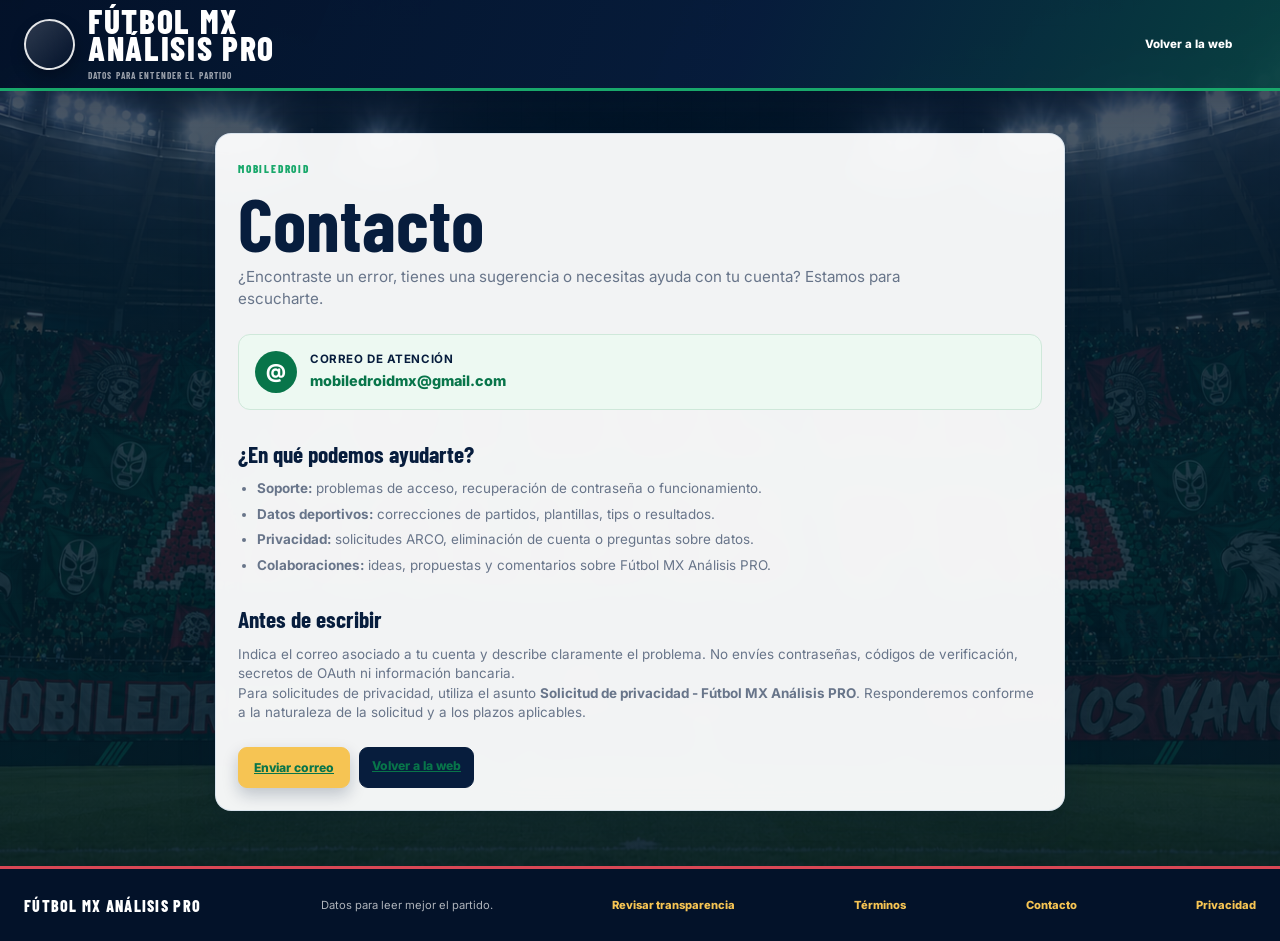
<file: contacto.html>
<!DOCTYPE html>
<html lang="es">
<head>
  <meta charset="UTF-8">
  <meta name="viewport" content="width=device-width, initial-scale=1.0">
  <meta name="description" content="Contacto de F&uacute;tbol MX An&aacute;lisis PRO y MOBILEDROID.">
  <title>Contacto | F&uacute;tbol MX An&aacute;lisis PRO</title>
  <link rel="stylesheet" href="css/style.css?v=12">
</head>
<body>
  <header class="app-header">
    <div class="topbar page-container">
      <a class="brand" href="index.html#inicio" aria-label="Volver al inicio">
        <span class="brand-ball" aria-hidden="true"></span>
        <span class="brand-copy">
          <strong>F&Uacute;TBOL MX</strong>
          <strong>AN&Aacute;LISIS PRO</strong>
          <small>DATOS PARA ENTENDER EL PARTIDO</small>
        </span>
      </a>
      <a class="back-link" href="index.html#inicio">Volver a la web</a>
    </div>
  </header>

  <main class="privacy-page page-container">
    <article class="surface-card privacy-card">
      <span class="eyebrow">MOBILEDROID</span>
      <h1>Contacto</h1>
      <p class="privacy-lead">¿Encontraste un error, tienes una sugerencia o necesitas ayuda con tu cuenta? Estamos para escucharte.</p>

      <div class="contact-callout">
        <span class="contact-icon" aria-hidden="true">@</span>
        <div>
          <strong>Correo de atención</strong>
          <a href="mailto:mobiledroidmx@gmail.com">mobiledroidmx@gmail.com</a>
        </div>
      </div>

      <h2>¿En qué podemos ayudarte?</h2>
      <ul>
        <li><strong>Soporte:</strong> problemas de acceso, recuperación de contraseña o funcionamiento.</li>
        <li><strong>Datos deportivos:</strong> correcciones de partidos, plantillas, tips o resultados.</li>
        <li><strong>Privacidad:</strong> solicitudes ARCO, eliminación de cuenta o preguntas sobre datos.</li>
        <li><strong>Colaboraciones:</strong> ideas, propuestas y comentarios sobre F&uacute;tbol MX An&aacute;lisis PRO.</li>
      </ul>

      <h2>Antes de escribir</h2>
      <p>Indica el correo asociado a tu cuenta y describe claramente el problema. No envíes contraseñas, códigos de verificación, secretos de OAuth ni información bancaria.</p>
      <p>Para solicitudes de privacidad, utiliza el asunto <strong>Solicitud de privacidad - F&uacute;tbol MX An&aacute;lisis PRO</strong>. Responderemos conforme a la naturaleza de la solicitud y a los plazos aplicables.</p>

      <div class="hero-actions contact-actions">
        <a class="primary-btn" href="mailto:mobiledroidmx@gmail.com">Enviar correo</a>
        <a class="secondary-btn" href="index.html#inicio">Volver a la web</a>
      </div>
    </article>
  </main>

  <footer class="app-footer">
    <div class="page-container footer-inner">
      <span>F&Uacute;TBOL MX AN&Aacute;LISIS PRO</span>
      <span>Datos para leer mejor el partido.</span>
      <a href="index.html#tips">Revisar transparencia</a>
      <a href="terminos.html">Términos</a>
      <a href="contacto.html">Contacto</a>
      <a href="privacidad.html">Privacidad</a>
    </div>
  </footer>
</body>
</html>
</file>
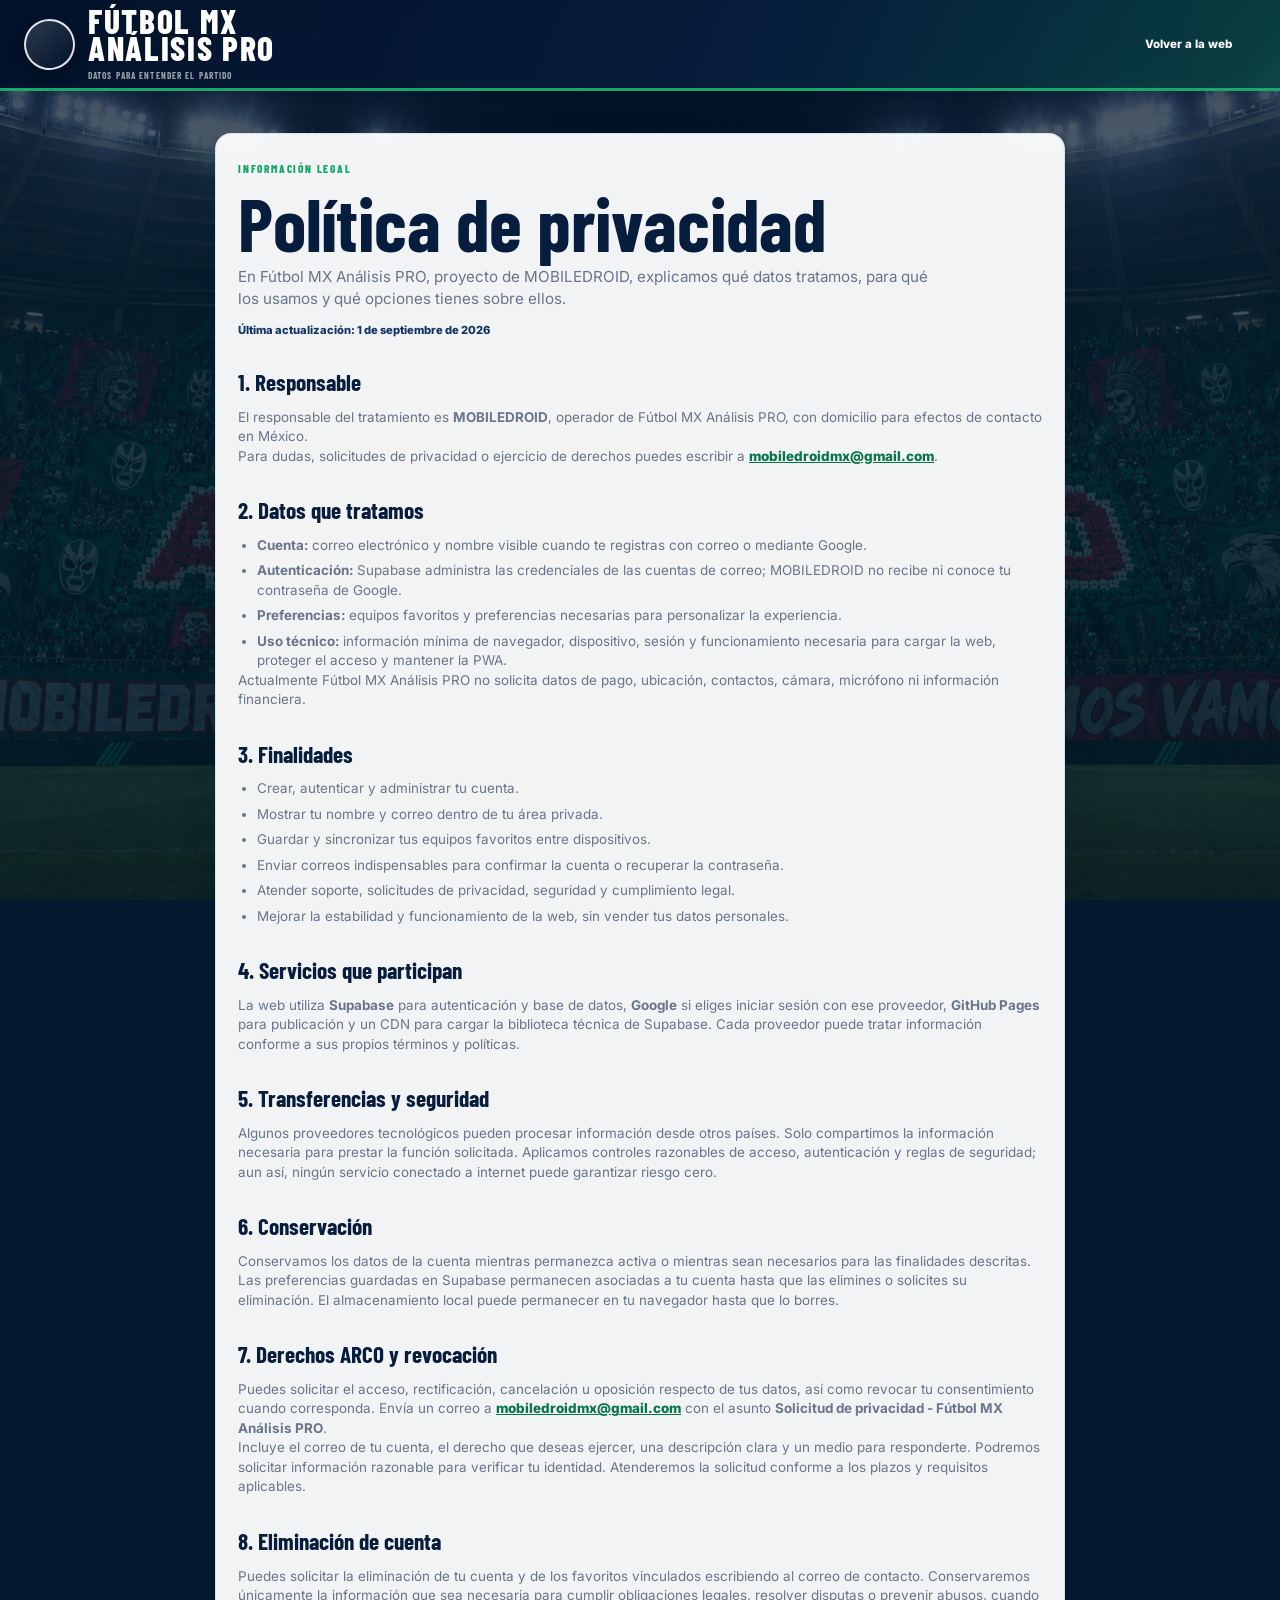
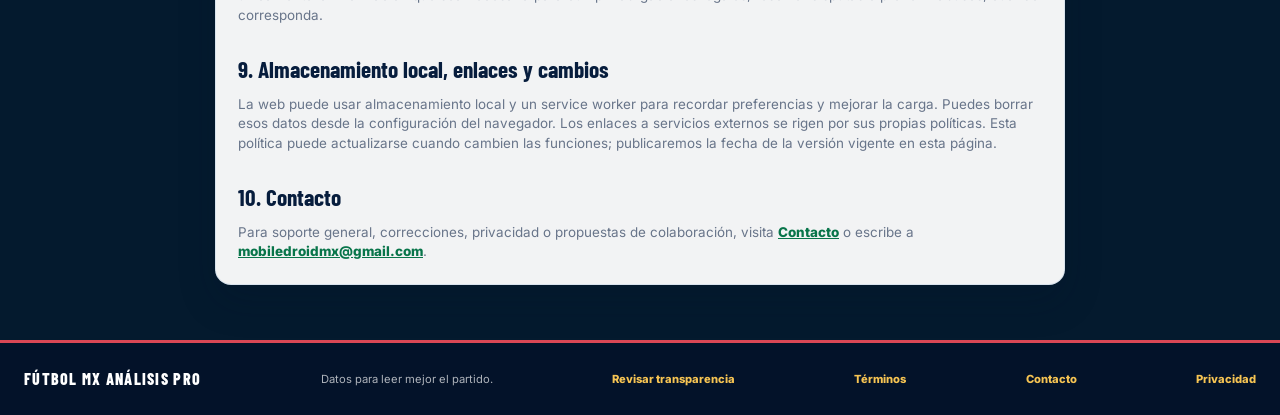
<file: privacidad.html>
<!DOCTYPE html>
<html lang="es">
<head>
  <meta charset="UTF-8">
  <meta name="viewport" content="width=device-width, initial-scale=1.0">
  <meta name="description" content="Pol&iacute;tica de privacidad de F&uacute;tbol MX An&aacute;lisis PRO.">
  <title>Pol&iacute;tica de privacidad | F&uacute;tbol MX An&aacute;lisis PRO</title>
  <link rel="stylesheet" href="css/style.css?v=12">
</head>
<body>
  <header class="app-header">
    <div class="topbar page-container">
      <a class="brand" href="index.html#inicio" aria-label="Volver al inicio">
        <span class="brand-ball" aria-hidden="true"></span>
        <span class="brand-copy">
          <strong>F&Uacute;TBOL MX</strong>
          <strong>AN&Aacute;LISIS PRO</strong>
          <small>DATOS PARA ENTENDER EL PARTIDO</small>
        </span>
      </a>
      <a class="back-link" href="index.html#inicio">Volver a la web</a>
    </div>
  </header>

  <main class="privacy-page page-container">
    <article class="surface-card privacy-card">
      <span class="eyebrow">INFORMACIÓN LEGAL</span>
      <h1>Política de privacidad</h1>
      <p class="privacy-lead">En F&uacute;tbol MX An&aacute;lisis PRO, proyecto de MOBILEDROID, explicamos qu&eacute; datos tratamos, para qu&eacute; los usamos y qu&eacute; opciones tienes sobre ellos.</p>
      <p class="privacy-updated">Última actualización: 1 de septiembre de 2026</p>

      <h2>1. Responsable</h2>
      <p>El responsable del tratamiento es <strong>MOBILEDROID</strong>, operador de F&uacute;tbol MX An&aacute;lisis PRO, con domicilio para efectos de contacto en M&eacute;xico.</p>
      <p>Para dudas, solicitudes de privacidad o ejercicio de derechos puedes escribir a <a href="mailto:mobiledroidmx@gmail.com">mobiledroidmx@gmail.com</a>.</p>

      <h2>2. Datos que tratamos</h2>
      <ul>
        <li><strong>Cuenta:</strong> correo electrónico y nombre visible cuando te registras con correo o mediante Google.</li>
        <li><strong>Autenticación:</strong> Supabase administra las credenciales de las cuentas de correo; MOBILEDROID no recibe ni conoce tu contraseña de Google.</li>
        <li><strong>Preferencias:</strong> equipos favoritos y preferencias necesarias para personalizar la experiencia.</li>
        <li><strong>Uso técnico:</strong> información mínima de navegador, dispositivo, sesión y funcionamiento necesaria para cargar la web, proteger el acceso y mantener la PWA.</li>
      </ul>
      <p>Actualmente F&uacute;tbol MX An&aacute;lisis PRO no solicita datos de pago, ubicaci&oacute;n, contactos, c&aacute;mara, micr&oacute;fono ni informaci&oacute;n financiera.</p>

      <h2>3. Finalidades</h2>
      <ul>
        <li>Crear, autenticar y administrar tu cuenta.</li>
        <li>Mostrar tu nombre y correo dentro de tu área privada.</li>
        <li>Guardar y sincronizar tus equipos favoritos entre dispositivos.</li>
        <li>Enviar correos indispensables para confirmar la cuenta o recuperar la contraseña.</li>
        <li>Atender soporte, solicitudes de privacidad, seguridad y cumplimiento legal.</li>
        <li>Mejorar la estabilidad y funcionamiento de la web, sin vender tus datos personales.</li>
      </ul>

      <h2>4. Servicios que participan</h2>
      <p>La web utiliza <strong>Supabase</strong> para autenticación y base de datos, <strong>Google</strong> si eliges iniciar sesión con ese proveedor, <strong>GitHub Pages</strong> para publicación y un CDN para cargar la biblioteca técnica de Supabase. Cada proveedor puede tratar información conforme a sus propios términos y políticas.</p>

      <h2>5. Transferencias y seguridad</h2>
      <p>Algunos proveedores tecnológicos pueden procesar información desde otros países. Solo compartimos la información necesaria para prestar la función solicitada. Aplicamos controles razonables de acceso, autenticación y reglas de seguridad; aun así, ningún servicio conectado a internet puede garantizar riesgo cero.</p>

      <h2>6. Conservación</h2>
      <p>Conservamos los datos de la cuenta mientras permanezca activa o mientras sean necesarios para las finalidades descritas. Las preferencias guardadas en Supabase permanecen asociadas a tu cuenta hasta que las elimines o solicites su eliminación. El almacenamiento local puede permanecer en tu navegador hasta que lo borres.</p>

      <h2>7. Derechos ARCO y revocación</h2>
      <p>Puedes solicitar el acceso, rectificaci&oacute;n, cancelaci&oacute;n u oposici&oacute;n respecto de tus datos, as&iacute; como revocar tu consentimiento cuando corresponda. Env&iacute;a un correo a <a href="mailto:mobiledroidmx@gmail.com?subject=Solicitud%20de%20privacidad%20-%20Futbol%20MX%20Analisis%20PRO">mobiledroidmx@gmail.com</a> con el asunto <strong>Solicitud de privacidad - F&uacute;tbol MX An&aacute;lisis PRO</strong>.</p>
      <p>Incluye el correo de tu cuenta, el derecho que deseas ejercer, una descripción clara y un medio para responderte. Podremos solicitar información razonable para verificar tu identidad. Atenderemos la solicitud conforme a los plazos y requisitos aplicables.</p>

      <h2>8. Eliminación de cuenta</h2>
      <p>Puedes solicitar la eliminación de tu cuenta y de los favoritos vinculados escribiendo al correo de contacto. Conservaremos únicamente la información que sea necesaria para cumplir obligaciones legales, resolver disputas o prevenir abusos, cuando corresponda.</p>

      <h2>9. Almacenamiento local, enlaces y cambios</h2>
      <p>La web puede usar almacenamiento local y un service worker para recordar preferencias y mejorar la carga. Puedes borrar esos datos desde la configuración del navegador. Los enlaces a servicios externos se rigen por sus propias políticas. Esta política puede actualizarse cuando cambien las funciones; publicaremos la fecha de la versión vigente en esta página.</p>

      <h2>10. Contacto</h2>
      <p>Para soporte general, correcciones, privacidad o propuestas de colaboración, visita <a href="contacto.html">Contacto</a> o escribe a <a href="mailto:mobiledroidmx@gmail.com">mobiledroidmx@gmail.com</a>.</p>
    </article>
  </main>

  <footer class="app-footer">
    <div class="page-container footer-inner">
      <span>F&Uacute;TBOL MX AN&Aacute;LISIS PRO</span>
      <span>Datos para leer mejor el partido.</span>
      <a href="index.html#tips">Revisar transparencia</a>
      <a href="terminos.html">Términos</a>
      <a href="contacto.html">Contacto</a>
      <a href="privacidad.html">Privacidad</a>
    </div>
  </footer>
</body>
</html>
</file>
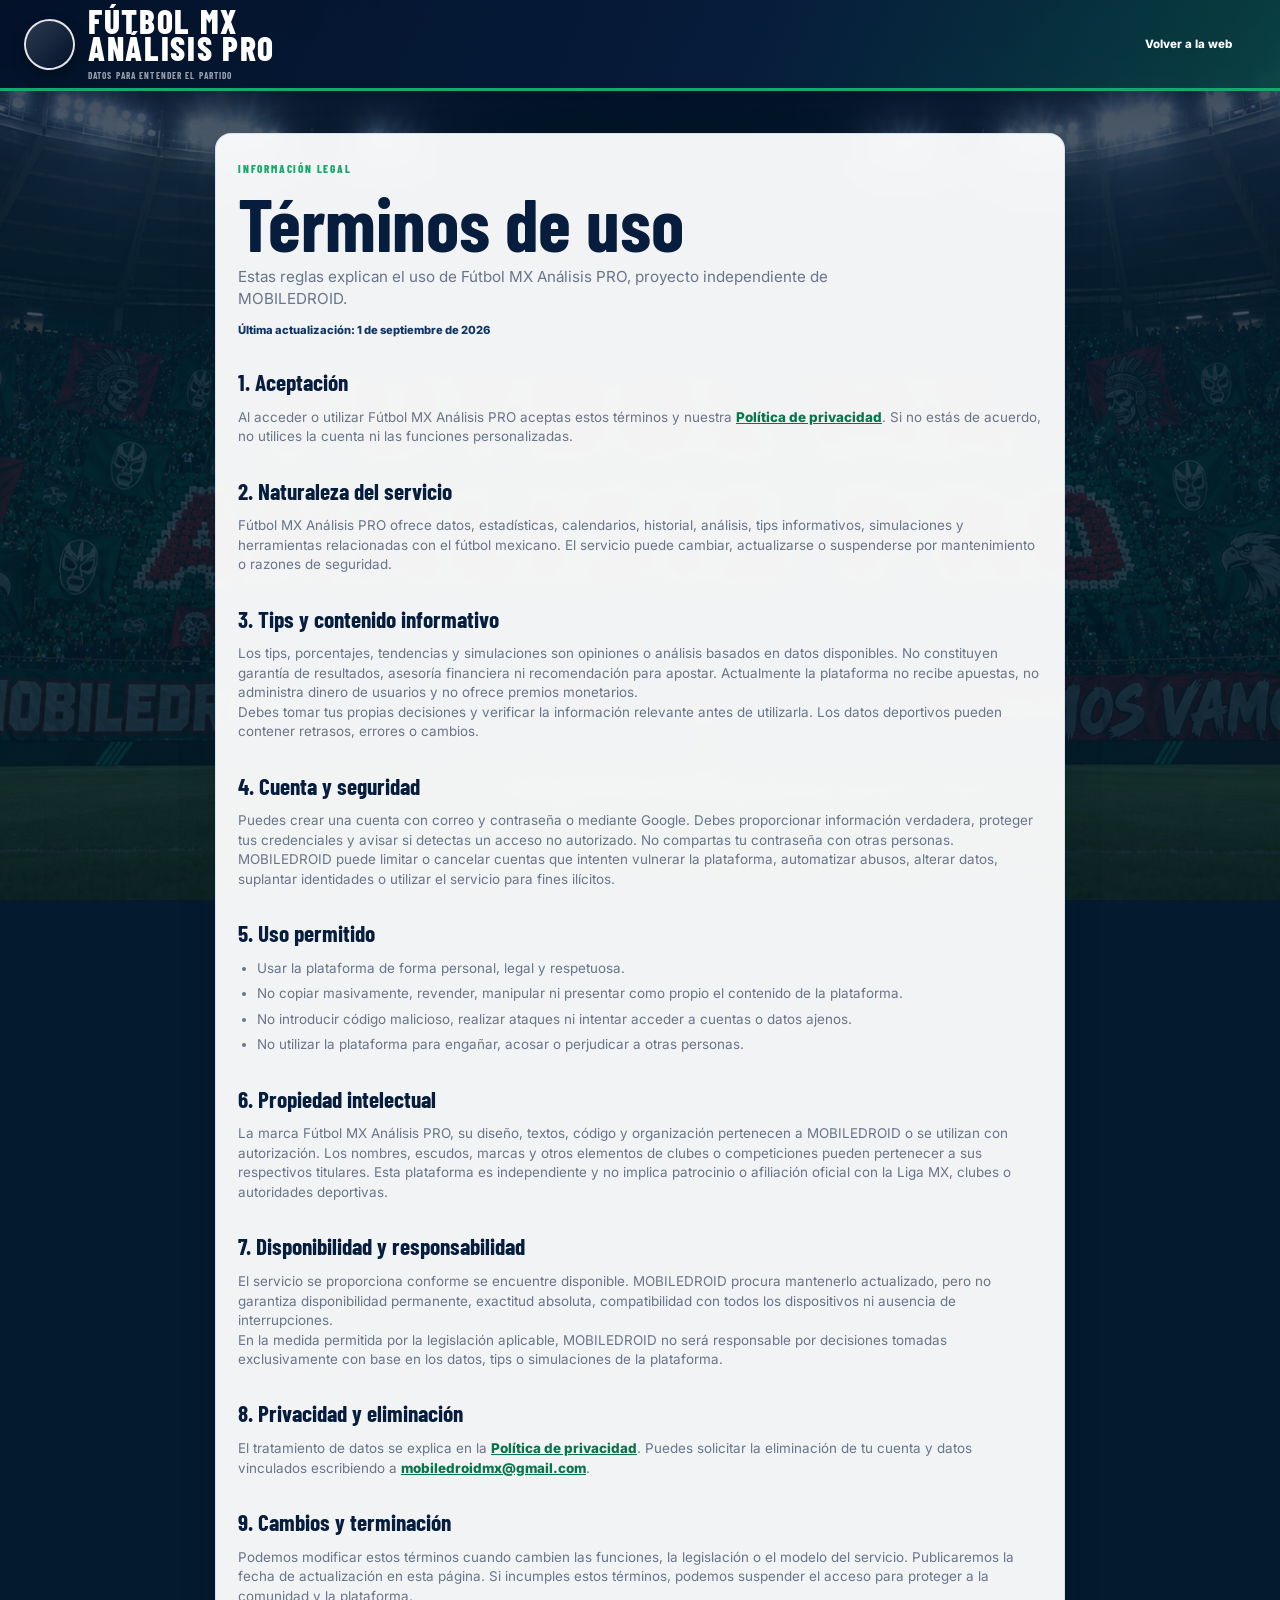
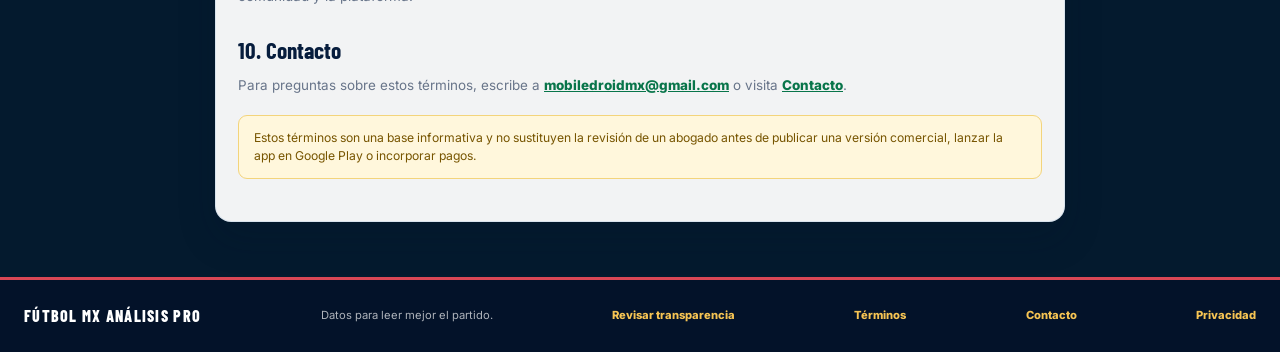
<file: terminos.html>
<!DOCTYPE html>
<html lang="es">
<head>
  <meta charset="UTF-8">
  <meta name="viewport" content="width=device-width, initial-scale=1.0">
  <meta name="description" content="T&eacute;rminos de uso de F&uacute;tbol MX An&aacute;lisis PRO.">
  <title>T&eacute;rminos de uso | F&uacute;tbol MX An&aacute;lisis PRO</title>
  <link rel="stylesheet" href="css/style.css?v=12">
</head>
<body>
  <header class="app-header">
    <div class="topbar page-container">
      <a class="brand" href="index.html#inicio" aria-label="Volver al inicio">
        <span class="brand-ball" aria-hidden="true"></span>
        <span class="brand-copy">
          <strong>F&Uacute;TBOL MX</strong>
          <strong>AN&Aacute;LISIS PRO</strong>
          <small>DATOS PARA ENTENDER EL PARTIDO</small>
        </span>
      </a>
      <a class="back-link" href="index.html#inicio">Volver a la web</a>
    </div>
  </header>

  <main class="privacy-page page-container">
    <article class="surface-card privacy-card">
      <span class="eyebrow">INFORMACIÓN LEGAL</span>
      <h1>Términos de uso</h1>
      <p class="privacy-lead">Estas reglas explican el uso de F&uacute;tbol MX An&aacute;lisis PRO, proyecto independiente de MOBILEDROID.</p>
      <p class="privacy-updated">Última actualización: 1 de septiembre de 2026</p>

      <h2>1. Aceptación</h2>
      <p>Al acceder o utilizar F&uacute;tbol MX An&aacute;lisis PRO aceptas estos t&eacute;rminos y nuestra <a href="privacidad.html">Pol&iacute;tica de privacidad</a>. Si no est&aacute;s de acuerdo, no utilices la cuenta ni las funciones personalizadas.</p>

      <h2>2. Naturaleza del servicio</h2>
      <p>F&uacute;tbol MX An&aacute;lisis PRO ofrece datos, estad&iacute;sticas, calendarios, historial, an&aacute;lisis, tips informativos, simulaciones y herramientas relacionadas con el f&uacute;tbol mexicano. El servicio puede cambiar, actualizarse o suspenderse por mantenimiento o razones de seguridad.</p>

      <h2>3. Tips y contenido informativo</h2>
      <p>Los tips, porcentajes, tendencias y simulaciones son opiniones o análisis basados en datos disponibles. No constituyen garantía de resultados, asesoría financiera ni recomendación para apostar. Actualmente la plataforma no recibe apuestas, no administra dinero de usuarios y no ofrece premios monetarios.</p>
      <p>Debes tomar tus propias decisiones y verificar la información relevante antes de utilizarla. Los datos deportivos pueden contener retrasos, errores o cambios.</p>

      <h2>4. Cuenta y seguridad</h2>
      <p>Puedes crear una cuenta con correo y contraseña o mediante Google. Debes proporcionar información verdadera, proteger tus credenciales y avisar si detectas un acceso no autorizado. No compartas tu contraseña con otras personas.</p>
      <p>MOBILEDROID puede limitar o cancelar cuentas que intenten vulnerar la plataforma, automatizar abusos, alterar datos, suplantar identidades o utilizar el servicio para fines ilícitos.</p>

      <h2>5. Uso permitido</h2>
      <ul>
        <li>Usar la plataforma de forma personal, legal y respetuosa.</li>
        <li>No copiar masivamente, revender, manipular ni presentar como propio el contenido de la plataforma.</li>
        <li>No introducir código malicioso, realizar ataques ni intentar acceder a cuentas o datos ajenos.</li>
        <li>No utilizar la plataforma para engañar, acosar o perjudicar a otras personas.</li>
      </ul>

      <h2>6. Propiedad intelectual</h2>
      <p>La marca F&uacute;tbol MX An&aacute;lisis PRO, su dise&ntilde;o, textos, c&oacute;digo y organizaci&oacute;n pertenecen a MOBILEDROID o se utilizan con autorizaci&oacute;n. Los nombres, escudos, marcas y otros elementos de clubes o competiciones pueden pertenecer a sus respectivos titulares. Esta plataforma es independiente y no implica patrocinio o afiliaci&oacute;n oficial con la Liga MX, clubes o autoridades deportivas.</p>

      <h2>7. Disponibilidad y responsabilidad</h2>
      <p>El servicio se proporciona conforme se encuentre disponible. MOBILEDROID procura mantenerlo actualizado, pero no garantiza disponibilidad permanente, exactitud absoluta, compatibilidad con todos los dispositivos ni ausencia de interrupciones.</p>
      <p>En la medida permitida por la legislación aplicable, MOBILEDROID no será responsable por decisiones tomadas exclusivamente con base en los datos, tips o simulaciones de la plataforma.</p>

      <h2>8. Privacidad y eliminación</h2>
      <p>El tratamiento de datos se explica en la <a href="privacidad.html">Política de privacidad</a>. Puedes solicitar la eliminación de tu cuenta y datos vinculados escribiendo a <a href="mailto:mobiledroidmx@gmail.com">mobiledroidmx@gmail.com</a>.</p>

      <h2>9. Cambios y terminación</h2>
      <p>Podemos modificar estos términos cuando cambien las funciones, la legislación o el modelo del servicio. Publicaremos la fecha de actualización en esta página. Si incumples estos términos, podemos suspender el acceso para proteger a la comunidad y la plataforma.</p>

      <h2>10. Contacto</h2>
      <p>Para preguntas sobre estos términos, escribe a <a href="mailto:mobiledroidmx@gmail.com">mobiledroidmx@gmail.com</a> o visita <a href="contacto.html">Contacto</a>.</p>
      <p class="privacy-notice">Estos términos son una base informativa y no sustituyen la revisión de un abogado antes de publicar una versión comercial, lanzar la app en Google Play o incorporar pagos.</p>
    </article>
  </main>

  <footer class="app-footer">
    <div class="page-container footer-inner">
      <span>F&Uacute;TBOL MX AN&Aacute;LISIS PRO</span>
      <span>Datos para leer mejor el partido.</span>
      <a href="index.html#tips">Revisar transparencia</a>
      <a href="terminos.html">Términos</a>
      <a href="contacto.html">Contacto</a>
      <a href="privacidad.html">Privacidad</a>
    </div>
  </footer>
</body>
</html>
</file>
<file: css/style.css>
@import url('https://fonts.googleapis.com/css2?family=Barlow+Condensed:wght@500;600;700;800&family=Inter:wght@400;500;600;700;800&display=swap');

:root {
  --navy: #071d3d;
  --navy-strong: #031229;
  --navy-soft: #103466;
  --green: #19a86b;
  --green-dark: #08754a;
  --red: #d94755;
  --red-dark: #a92f3d;
  --yellow: #f6c453;
  --white: #ffffff;
  --ink: #132238;
  --muted: #68758a;
  --surface: #ffffff;
  --surface-soft: #f4f7fb;
  --line: #dfe6ef;
  --shadow: 0 18px 45px rgba(4, 22, 50, 0.13);
  --app-backdrop: url("../assets/tifo-futbol-mx.png");
  --stadium-photo: url("https://images.unsplash.com/photo-1718547719429-fdd74a231fa8?auto=format&fit=crop&w=1800&q=80");
  --ball-photo: url("https://images.unsplash.com/photo-1668068873075-cf3e9925eae4?auto=format&fit=crop&w=600&q=80");
}

* {
  margin: 0;
  padding: 0;
  box-sizing: border-box;
}

html {
  scroll-behavior: smooth;
}

body {
  position: relative;
  min-height: 100vh;
  background-color: #041a2e;
  background-image: linear-gradient(180deg, rgba(3, 18, 41, 0.7) 0%, rgba(3, 34, 48, 0.76) 52%, rgba(2, 22, 35, 0.88) 100%), var(--app-backdrop);
  background-position: center, center;
  background-size: cover, cover;
  background-attachment: fixed;
  isolation: isolate;
  color: var(--ink);
  font-family: 'Inter', system-ui, -apple-system, BlinkMacSystemFont, 'Segoe UI', sans-serif;
  line-height: 1.45;
}

body::before {
  position: fixed;
  inset: 0;
  z-index: 0;
  pointer-events: none;
  content: '';
  opacity: 0.16;
  background-image:
    linear-gradient(rgba(7, 29, 61, 0.035) 1px, transparent 1px),
    linear-gradient(90deg, rgba(7, 29, 61, 0.035) 1px, transparent 1px);
  background-position: center, center;
  background-size: 34px 34px;
}

body > * { position: relative; z-index: 1; }

button,
input,
select {
  font: inherit;
}

button,
select {
  cursor: pointer;
}

button:focus-visible,
input:focus-visible,
select:focus-visible {
  outline: 3px solid rgba(246, 196, 83, 0.9);
  outline-offset: 2px;
}

/* Encabezado principal y navegación */
.mega-banner {
  position: relative;
  isolation: isolate;
  overflow: hidden;
  color: var(--white);
  background-image:
    linear-gradient(110deg, rgba(3, 18, 41, 0.99) 0%, rgba(7, 29, 61, 0.9) 45%, rgba(8, 67, 66, 0.82) 100%),
    var(--stadium-photo);
  background-position: center;
  background-size: cover;
  border-bottom: 4px solid var(--green);
  box-shadow: 0 12px 35px rgba(3, 18, 41, 0.2);
}

.mega-banner::before {
  position: absolute;
  right: -120px;
  bottom: -210px;
  z-index: -1;
  width: 600px;
  height: 600px;
  content: '';
  opacity: 0.25;
  border: 2px solid rgba(255, 255, 255, 0.22);
  border-radius: 50%;
  box-shadow:
    0 0 0 28px rgba(255, 255, 255, 0.04),
    0 0 0 56px rgba(255, 255, 255, 0.04),
    0 0 0 84px rgba(255, 255, 255, 0.04);
}

.banner-topbar {
  display: grid;
  grid-template-columns: minmax(240px, 1fr) auto minmax(220px, 1fr);
  align-items: center;
  gap: 22px;
  max-width: 1500px;
  min-height: 106px;
  margin: 0 auto;
  padding: 18px 28px;
}

.banner-title {
  position: relative;
  display: flex;
  align-items: center;
  justify-self: start;
  min-width: 0;
  padding-left: 78px;
}

.banner-title::before {
  position: absolute;
  left: 0;
  width: 62px;
  height: 62px;
  content: '';
  background-image:
    linear-gradient(145deg, rgba(255, 255, 255, 0.14), rgba(3, 18, 41, 0.08)),
    var(--ball-photo);
  background-position: center;
  background-size: cover;
  border: 3px solid rgba(255, 255, 255, 0.9);
  border-radius: 50%;
  box-shadow: 0 8px 18px rgba(0, 0, 0, 0.28);
  transform: rotate(-13deg);
}

.banner-title::after {
  position: absolute;
  top: calc(100% + 2px);
  left: 80px;
  content: 'CENTRO DE DATOS  \2022  JORNADA EN VIVO';
  color: rgba(255, 255, 255, 0.62);
  font-family: 'Barlow Condensed', sans-serif;
  font-size: 0.62rem;
  font-weight: 700;
  letter-spacing: 0.15em;
}

.app-title-3d {
  color: var(--white);
  font-family: 'Barlow Condensed', sans-serif;
  font-size: clamp(2rem, 4vw, 3.25rem);
  font-weight: 800;
  line-height: 0.86;
  letter-spacing: 0.045em;
  text-shadow: 3px 4px 0 rgba(0, 0, 0, 0.32);
}

.banner-tabs {
  display: flex;
  flex-wrap: wrap;
  justify-content: center;
  gap: 6px;
  padding: 6px;
  background: rgba(2, 15, 35, 0.48);
  border: 1px solid rgba(255, 255, 255, 0.15);
  border-radius: 16px;
  backdrop-filter: blur(14px);
}

.banner-tab {
  position: relative;
  padding: 9px 13px;
  color: rgba(255, 255, 255, 0.76);
  background: transparent;
  border: 1px solid transparent;
  border-radius: 10px;
  font-size: 0.75rem;
  font-weight: 700;
  letter-spacing: 0.02em;
  white-space: nowrap;
  transition: 180ms ease;
}

.banner-tab:hover,
.banner-tab.active {
  color: var(--navy-strong);
  background: var(--white);
  border-color: var(--white);
  box-shadow: 0 5px 15px rgba(0, 0, 0, 0.16);
  transform: translateY(-1px);
}

.banner-tab.active::after {
  position: absolute;
  right: 10px;
  bottom: 3px;
  left: 10px;
  height: 2px;
  content: '';
  background: var(--green);
  border-radius: 999px;
}

.banner-search {
  display: flex;
  justify-self: end;
  width: min(100%, 255px);
  gap: 7px;
  padding: 5px;
  background: rgba(255, 255, 255, 0.11);
  border: 1px solid rgba(255, 255, 255, 0.24);
  border-radius: 13px;
  backdrop-filter: blur(12px);
}

#team-search-input {
  min-width: 0;
  flex: 1;
  padding: 8px 10px;
  color: var(--white);
  background: transparent;
  border: 0;
  font-size: 0.8rem;
}

#team-search-input::placeholder {
  color: rgba(255, 255, 255, 0.62);
}

#search-team-btn {
  display: grid;
  width: 34px;
  height: 34px;
  place-items: center;
  color: var(--navy-strong);
  background: var(--yellow);
  border: 0;
  border-radius: 9px;
  font-size: 1rem;
  transition: 180ms ease;
}

#search-team-btn:hover {
  background: #ffd878;
  transform: scale(1.05);
}

/* Paneles desplegables */
.banner-expand {
  max-width: 1500px;
  max-height: 0;
  margin: 0 auto;
  padding: 0 28px;
  overflow: hidden;
  background: rgba(2, 15, 35, 0.72);
  border-top: 1px solid transparent;
  transition: max-height 380ms ease, padding 380ms ease, border-color 380ms ease;
}

.mega-banner.expanded .banner-expand {
  max-height: 670px;
  padding-top: 18px;
  padding-bottom: 24px;
  border-top-color: rgba(255, 255, 255, 0.12);
}

.banner-panel {
  display: none;
  max-height: 560px;
  overflow-y: auto;
  color: var(--white);
  scrollbar-color: rgba(255, 255, 255, 0.3) transparent;
}

.banner-panel.active {
  display: block;
  animation: panel-in 220ms ease both;
}

@keyframes panel-in {
  from { opacity: 0; transform: translateY(5px); }
  to { opacity: 1; transform: translateY(0); }
}

.banner-panel::-webkit-scrollbar {
  width: 7px;
}

.banner-panel::-webkit-scrollbar-thumb {
  background: rgba(255, 255, 255, 0.28);
  border-radius: 99px;
}

.full-calendar-btn {
  margin-bottom: 13px;
  padding: 9px 14px;
  color: var(--navy-strong);
  background: var(--yellow);
  border: 0;
  border-radius: 9px;
  font-size: 0.75rem;
  font-weight: 800;
  transition: 180ms ease;
}

.full-calendar-btn:hover {
  background: #ffd878;
  transform: translateY(-1px);
}

.calendar-empty {
  padding: 10px 0;
  color: rgba(255, 255, 255, 0.65);
  font-size: 0.83rem;
}

.calendar-team-title,
.calendar-jornada-title {
  margin: 12px 0 7px;
  color: var(--white);
  font-family: 'Barlow Condensed', sans-serif;
  font-size: 1.15rem;
  letter-spacing: 0.04em;
  text-transform: uppercase;
}

.calendar-jornada-title {
  display: flex;
  align-items: center;
  gap: 10px;
}

.calendar-jornada-title::after {
  width: 74px;
  height: 2px;
  content: '';
  background: linear-gradient(90deg, var(--green), transparent);
}

.calendar-list {
  display: flex;
  flex-direction: column;
  gap: 7px;
  margin-bottom: 12px;
}

.calendar-row {
  display: flex;
  align-items: center;
  justify-content: space-between;
  gap: 12px;
  padding: 10px 12px;
  background: rgba(255, 255, 255, 0.065);
  border: 1px solid rgba(255, 255, 255, 0.13);
  border-left: 3px solid rgba(25, 168, 107, 0.7);
  border-radius: 9px;
  font-size: 0.78rem;
  transition: 180ms ease;
}

.calendar-row:hover {
  background: rgba(255, 255, 255, 0.11);
  transform: translateX(3px);
}

.calendar-jornada {
  min-width: 28px;
  color: var(--yellow);
  font-size: 0.7rem;
  font-weight: 800;
}

.calendar-vs {
  flex: 1;
  color: var(--white);
  font-weight: 600;
}

.calendar-badge {
  padding: 4px 9px;
  border-radius: 999px;
  font-size: 0.68rem;
  font-weight: 800;
  letter-spacing: 0.02em;
  white-space: nowrap;
}

.badge-win { color: #8af2a0; background: rgba(25, 168, 107, 0.22); }
.badge-draw { color: #e4e9f0; background: rgba(148, 163, 184, 0.22); }
.badge-loss { color: #ff9da5; background: rgba(217, 71, 85, 0.24); }
.badge-pending { color: #fff1b2; background: rgba(246, 196, 83, 0.17); }
.badge-live { color: #ffb7be; background: rgba(217, 71, 85, 0.32); animation: pulse-live 1.6s infinite; }
.badge-score { color: var(--white); background: rgba(255, 255, 255, 0.15); }

@keyframes pulse-live {
  50% { box-shadow: 0 0 0 5px rgba(217, 71, 85, 0.08); }
}

/* Tips: mezcla visual de grada verde y roja */
.tips-scroll {
  display: flex;
  flex-direction: column;
  gap: 8px;
}

.tips-scroll::before {
  display: block;
  padding: 14px 16px;
  content: 'AFICI\00D3N EN LA GRADA  \2022  DATOS QUE SE SIENTEN EN EL PARTIDO';
  color: var(--white);
  background-image:
    linear-gradient(100deg, rgba(8, 117, 74, 0.9), rgba(169, 47, 61, 0.9)),
    var(--stadium-photo);
  background-position: center;
  background-size: cover;
  border: 1px solid rgba(255, 255, 255, 0.15);
  border-radius: 10px;
  font-family: 'Barlow Condensed', sans-serif;
  font-size: 0.85rem;
  font-weight: 700;
  letter-spacing: 0.08em;
}

.tip-card {
  position: relative;
  padding: 11px 14px 11px 18px;
  overflow: hidden;
  background: rgba(255, 255, 255, 0.065);
  border: 1px solid rgba(255, 255, 255, 0.13);
  border-left: 4px solid #64748b;
  border-radius: 9px;
}

.tip-card::before {
  position: absolute;
  top: 15px;
  right: 14px;
  width: 9px;
  height: 9px;
  content: '';
  background: linear-gradient(135deg, var(--green) 50%, var(--red) 50%);
  border-radius: 50%;
  box-shadow: 0 0 0 4px rgba(255, 255, 255, 0.08);
}

.tip-base { border-left-color: var(--green); }
.tip-gris { border-left-color: var(--yellow); }
.tip-sorpresa { border-left-color: var(--red); }

.tip-match {
  margin-bottom: 5px;
  padding-right: 18px;
  color: var(--white);
  font-weight: 700;
}

.tip-detail {
  display: flex;
  flex-wrap: wrap;
  gap: 8px;
  color: rgba(255, 255, 255, 0.68);
  font-size: 0.74rem;
}

.tip-tipo,
.tip-prediccion {
  padding: 3px 7px;
  background: rgba(255, 255, 255, 0.09);
  border-radius: 5px;
}

.tip-confianza {
  color: var(--yellow);
  font-weight: 800;
}

/* Selectores de equipos */
.team-select {
  width: 100%;
  padding: 11px 13px;
  color: var(--white);
  background: rgba(255, 255, 255, 0.1);
  border: 1px solid rgba(255, 255, 255, 0.35);
  border-radius: 9px;
  font-size: 0.84rem;
}

.team-select option {
  color: #000;
  background: #fff;
}

/* Soporte */
.soporte-title {
  margin-bottom: 8px;
  color: var(--white);
  font-family: 'Barlow Condensed', sans-serif;
  font-size: 1.25rem;
  letter-spacing: 0.04em;
  text-transform: uppercase;
}

.soporte-text {
  max-width: 640px;
  margin-bottom: 15px;
  color: rgba(255, 255, 255, 0.74);
  font-size: 0.84rem;
  line-height: 1.6;
}

.soporte-item {
  margin-bottom: 7px;
  color: var(--white);
  font-size: 0.82rem;
}

.soporte-note {
  margin-top: 12px;
  color: rgba(255, 255, 255, 0.5);
  font-size: 0.7rem;
  font-style: italic;
}

/* Estado de conexión */
.status-container {
  display: flex;
  justify-content: center;
  max-width: 1500px;
  margin: 0 auto;
  padding: 22px 28px 8px;
}

.status-card {
  position: relative;
  width: min(100%, 520px);
  padding: 11px 16px 11px 40px;
  border-radius: 999px;
  font-size: 0.8rem;
  font-weight: 700;
  text-align: center;
  box-shadow: 0 8px 20px rgba(4, 22, 50, 0.06);
}

.status-card::before {
  position: absolute;
  top: 50%;
  left: 17px;
  width: 9px;
  height: 9px;
  content: '';
  border-radius: 50%;
  transform: translateY(-50%);
}

.status-loading { color: var(--muted); background: #edf1f6; border: 1px solid var(--line); }
.status-loading::before { background: var(--yellow); animation: pulse-dot 1.2s infinite; }
.status-ok { color: var(--green-dark); background: #e9f8f0; border: 1px solid #b8e8cc; }
.status-ok::before { background: var(--green); }
.status-error { color: var(--red-dark); background: #fff0f1; border: 1px solid #f3c2c7; }
.status-error::before { background: var(--red); }

@keyframes pulse-dot {
  50% { opacity: 0.35; transform: translateY(-50%) scale(0.7); }
}

/* Tabla de posiciones */
.standings-container {
  max-width: 1500px;
  margin: 0 auto;
  padding: 18px 28px 28px;
  overflow-x: auto;
}

.standings-container::before {
  display: block;
  margin-bottom: 12px;
  content: 'TABLA DE POSICIONES';
  color: var(--navy);
  font-family: 'Barlow Condensed', sans-serif;
  font-size: 1.35rem;
  font-weight: 800;
  letter-spacing: 0.08em;
}

.standings-table {
  width: 100%;
  min-width: 740px;
  overflow: hidden;
  background: var(--surface);
  border-collapse: separate;
  border: 1px solid var(--line);
  border-radius: 16px;
  box-shadow: var(--shadow);
  font-size: 0.82rem;
  border-spacing: 0;
}

.standings-table th,
.standings-table td {
  padding: 12px 10px;
  text-align: center;
  border-bottom: 1px solid #edf1f5;
}

.standings-table th {
  color: var(--white);
  background: var(--navy);
  font-size: 0.7rem;
  font-weight: 800;
  letter-spacing: 0.07em;
  text-transform: uppercase;
}

.standings-table th:first-child { border-top-left-radius: 15px; }
.standings-table th:last-child { border-top-right-radius: 15px; }
.standings-table tbody tr { transition: background 160ms ease; }
.standings-table tbody tr:hover { background: #f2faf6; }
.standings-table tbody tr:last-child td { border-bottom: 0; }
.standings-table td:nth-child(2) { color: var(--navy); text-align: left; font-weight: 700; }
.standings-table td:nth-child(10) { color: var(--navy); font-size: 0.96rem; }
.standings-table td:first-child { color: var(--muted); font-weight: 800; }
.standings-table tbody tr:nth-child(-n+4) td:first-child { color: var(--green-dark); }

.form-cell {
  display: flex;
  justify-content: center;
  gap: 4px;
  white-space: nowrap;
}

.form-dot {
  display: inline-block;
  width: 9px;
  height: 9px;
  border-radius: 50%;
}

.form-win { background: var(--green); }
.form-draw { background: #9aa5b4; }
.form-loss { background: var(--red); }

/* Palmarés con textura de plano de estadio */
.palmares-container {
  position: relative;
  isolation: isolate;
  max-width: 1500px;
  min-height: 300px;
  margin: 0 auto 28px;
  padding: 28px;
  overflow: hidden;
  color: var(--white);
  background-color: var(--navy);
  background-image:
    linear-gradient(rgba(255, 255, 255, 0.055) 1px, transparent 1px),
    linear-gradient(90deg, rgba(255, 255, 255, 0.055) 1px, transparent 1px),
    radial-gradient(ellipse at 50% 120%, transparent 0 24%, rgba(25, 168, 107, 0.15) 24.2% 24.5%, transparent 24.7% 40%, rgba(255, 255, 255, 0.1) 40.2% 40.4%, transparent 40.6%),
    linear-gradient(135deg, rgba(25, 168, 107, 0.17), transparent 45%, rgba(217, 71, 85, 0.12));
  background-size: 24px 24px, 24px 24px, 100% 100%, 100% 100%;
  border: 1px solid rgba(255, 255, 255, 0.16);
  border-radius: 22px;
  box-shadow: 0 20px 48px rgba(3, 18, 41, 0.22);
}

.palmares-container::before {
  position: absolute;
  top: 50%;
  right: -90px;
  z-index: -1;
  width: 390px;
  height: 220px;
  content: '';
  opacity: 0.35;
  border: 2px solid rgba(255, 255, 255, 0.22);
  border-radius: 48% 52% 48% 52%;
  transform: translateY(-50%) rotate(-12deg);
}

.palmares-container::after {
  position: absolute;
  top: 50%;
  right: 42px;
  z-index: -1;
  width: 112px;
  height: 112px;
  content: '';
  opacity: 0.32;
  border: 2px solid rgba(255, 255, 255, 0.22);
  border-radius: 50%;
  transform: translateY(-50%);
}

.section-title-dark {
  position: relative;
  margin-bottom: 15px;
  color: var(--white);
  font-family: 'Barlow Condensed', sans-serif;
  font-size: 1.65rem;
  font-weight: 800;
  letter-spacing: 0.06em;
  text-transform: uppercase;
}

.section-title-dark::after {
  display: block;
  width: 64px;
  height: 3px;
  margin-top: 7px;
  content: '';
  background: linear-gradient(90deg, var(--green), var(--red));
  border-radius: 99px;
}

.palmares-select {
  position: relative;
  z-index: 1;
  min-width: 245px;
  margin-bottom: 18px;
  padding: 10px 13px;
  color: var(--navy);
  background: var(--white);
  border: 0;
  border-radius: 9px;
  font-size: 0.84rem;
  font-weight: 600;
  box-shadow: 0 8px 18px rgba(0, 0, 0, 0.12);
}

.palmares-team-title {
  position: relative;
  z-index: 1;
  margin-bottom: 14px;
  color: var(--white);
  font-family: 'Barlow Condensed', sans-serif;
  font-size: 1.25rem;
  letter-spacing: 0.03em;
}

.palmares-grid {
  position: relative;
  z-index: 1;
  display: grid;
  grid-template-columns: repeat(auto-fit, minmax(210px, 1fr));
  gap: 10px;
}

.palmares-item {
  display: flex;
  align-items: center;
  justify-content: space-between;
  padding: 12px 14px;
  background: rgba(255, 255, 255, 0.94);
  border: 1px solid rgba(255, 255, 255, 0.8);
  border-radius: 10px;
  box-shadow: 0 8px 16px rgba(0, 0, 0, 0.08);
  transition: 180ms ease;
}

.palmares-item:hover {
  background: #fff;
  transform: translateY(-2px);
}

.palmares-label {
  color: var(--ink);
  font-size: 0.78rem;
  font-weight: 600;
}

.palmares-count {
  color: var(--green-dark);
  font-family: 'Barlow Condensed', sans-serif;
  font-size: 1.45rem;
  font-weight: 800;
}

/* Modal de plantillas */
.team-modal {
  position: fixed;
  inset: 0;
  z-index: 999;
  display: flex;
  align-items: center;
  justify-content: center;
  padding: 18px;
  background: rgba(3, 18, 41, 0.72);
  backdrop-filter: blur(8px);
}

.team-modal.hidden {
  display: none;
}

.team-modal-content {
  position: relative;
  width: min(100%, 560px);
  max-height: 88vh;
  padding: 27px;
  overflow-y: auto;
  color: var(--ink);
  background: var(--white);
  border: 5px solid var(--navy);
  border-radius: 20px;
  box-shadow: 0 26px 70px rgba(0, 0, 0, 0.32);
}

.close-modal {
  position: absolute;
  top: 12px;
  right: 12px;
  display: grid;
  width: 34px;
  height: 34px;
  place-items: center;
  color: var(--white);
  background: var(--red);
  border: 0;
  border-radius: 50%;
  font-size: 1rem;
  transition: 180ms ease;
}

.close-modal:hover {
  background: var(--red-dark);
  transform: rotate(8deg) scale(1.06);
}

.dt-card {
  margin-top: 14px;
  margin-bottom: 18px;
  padding: 16px;
  background: linear-gradient(135deg, #eef8f3, #f7f9fc);
  border: 1px solid #cfe8da;
  border-left: 4px solid var(--green);
  border-radius: 12px;
}

.dt-header {
  display: flex;
  flex-wrap: wrap;
  align-items: center;
  justify-content: space-between;
  gap: 8px;
  margin-bottom: 10px;
}

.dt-name {
  color: var(--navy);
  font-size: 1rem;
  font-weight: 800;
}

.dt-nationality {
  color: var(--muted);
  font-size: 0.78rem;
}

.dt-sistema,
.dt-estilo {
  margin-top: 5px;
  color: #334155;
  font-size: 0.8rem;
  line-height: 1.5;
}

.roster-position-title {
  margin: 16px 0 7px;
  color: var(--navy);
  font-family: 'Barlow Condensed', sans-serif;
  font-size: 1.1rem;
  letter-spacing: 0.04em;
  text-transform: uppercase;
}

.roster-list {
  display: flex;
  flex-direction: column;
  gap: 6px;
}

.player-card {
  display: flex;
  align-items: center;
  gap: 12px;
  padding: 9px 12px;
  background: #f6f8fb;
  border: 1px solid #e8edf3;
  border-radius: 8px;
  font-size: 0.82rem;
  transition: 160ms ease;
}

.player-card:hover {
  border-color: #b8e8cc;
  background: #f0faf5;
  transform: translateX(2px);
}

.player-number {
  min-width: 25px;
  color: var(--red);
  font-family: 'Barlow Condensed', sans-serif;
  font-size: 1.1rem;
  font-weight: 800;
  text-align: center;
}

.player-name {
  flex: 1;
  color: var(--navy);
  font-weight: 700;
}

.player-info {
  color: var(--muted);
  font-size: 0.73rem;
  text-align: right;
}

/* Responsive */
@media (max-width: 1120px) {
  .banner-topbar {
    grid-template-columns: 1fr auto;
  }

  .banner-tabs {
    grid-column: 1 / -1;
    grid-row: 2;
    justify-self: stretch;
  }

  .banner-search {
    grid-column: 2;
    grid-row: 1;
  }
}

@media (max-width: 760px) {
  .banner-topbar {
    grid-template-columns: 1fr;
    gap: 17px;
    padding: 20px 18px 16px;
  }

  .banner-title,
  .banner-search,
  .banner-tabs {
    grid-column: 1;
    justify-self: stretch;
  }

  .banner-title {
    justify-self: center;
  }

  .banner-title::after {
    left: 78px;
  }

  .banner-search {
    width: 100%;
  }

  .banner-tabs {
    grid-row: auto;
    justify-content: flex-start;
    overflow-x: auto;
    scrollbar-width: none;
  }

  .banner-tabs::-webkit-scrollbar {
    display: none;
  }

  .banner-tab {
    flex: 0 0 auto;
  }

  .banner-expand {
    padding-right: 18px;
    padding-left: 18px;
  }

  .mega-banner.expanded .banner-expand {
    max-height: 590px;
  }

  .status-container,
  .standings-container {
    padding-right: 18px;
    padding-left: 18px;
  }

  .palmares-container {
    margin-right: 18px;
    margin-left: 18px;
    padding: 22px 18px;
  }

  .palmares-container::before,
  .palmares-container::after {
    display: none;
  }
}

@media (max-width: 480px) {
  .banner-title {
    width: 100%;
    justify-content: center;
    padding-left: 70px;
  }

  .banner-title::before {
    width: 54px;
    height: 54px;
  }

  .banner-title::after {
    left: calc(50% - 7px);
    transform: translateX(-50%);
  }

  .app-title-3d {
    font-size: 2.15rem;
  }

  .calendar-row {
    align-items: flex-start;
    flex-wrap: wrap;
  }

  .calendar-vs {
    min-width: calc(100% - 45px);
  }

  .calendar-badge {
    margin-left: 38px;
  }

  .status-card {
    border-radius: 12px;
    text-align: left;
  }

  .standings-table {
    min-width: 690px;
    font-size: 0.72rem;
  }

  .standings-table th,
  .standings-table td {
    padding: 9px 7px;
  }

  .palmares-grid {
    grid-template-columns: 1fr;
  }

  .palmares-select {
    width: 100%;
    min-width: 0;
  }

  .team-modal-content {
    padding: 24px 15px 18px;
    border-width: 3px;
    border-radius: 15px;
  }

  .player-card {
    flex-wrap: wrap;
    gap: 7px 10px;
  }

  .player-name {
    min-width: calc(100% - 45px);
  }

  .player-info {
    width: 100%;
    margin-left: 35px;
    text-align: left;
  }
}

@media (prefers-reduced-motion: reduce) {
  *,
  *::before,
  *::after {
    scroll-behavior: auto !important;
    animation-duration: 0.01ms !important;
    animation-iteration-count: 1 !important;
    transition-duration: 0.01ms !important;
  }
}

.hidden {
  display: none !important;
}

.app-header {
  position: sticky;
  top: 0;
  z-index: 50;
  color: var(--white);
  background:
    linear-gradient(112deg, rgba(3, 18, 41, 0.98), rgba(7, 29, 61, 0.92) 58%, rgba(8, 67, 66, 0.9)),
    var(--stadium-photo) center / cover;
  border-bottom: 3px solid var(--green);
  box-shadow: 0 10px 28px rgba(3, 18, 41, 0.2);
}

.page-container {
  width: min(100% - 48px, 1500px);
  margin: 0 auto;
}

.topbar {
  display: grid;
  grid-template-columns: auto 1fr auto;
  align-items: center;
  gap: 24px;
  min-height: 88px;
}

.brand {
  display: flex;
  align-items: center;
  gap: 13px;
  color: var(--white);
  text-decoration: none;
}

.brand-ball {
  display: block;
  width: 51px;
  height: 51px;
  flex: 0 0 51px;
  background-image: linear-gradient(145deg, rgba(255, 255, 255, 0.17), rgba(3, 18, 41, 0.16)), var(--ball-photo);
  background-position: center;
  background-size: cover;
  border: 2px solid rgba(255, 255, 255, 0.88);
  border-radius: 50%;
  box-shadow: 0 8px 16px rgba(0, 0, 0, 0.24);
  transform: rotate(-10deg);
}

.brand-copy {
  display: flex;
  flex-direction: column;
  line-height: 0.82;
}

.brand-copy strong {
  font-family: 'Barlow Condensed', sans-serif;
  font-size: clamp(1.55rem, 2.6vw, 2.18rem);
  font-weight: 800;
  letter-spacing: 0.05em;
}

.brand-copy small {
  margin-top: 8px;
  color: rgba(255, 255, 255, 0.6);
  font-family: 'Barlow Condensed', sans-serif;
  font-size: 0.58rem;
  font-weight: 700;
  letter-spacing: 0.12em;
  line-height: 1;
}

.main-nav {
  display: flex;
  justify-content: center;
  gap: 4px;
}

.nav-link {
  position: relative;
  padding: 10px 11px;
  color: rgba(255, 255, 255, 0.7);
  border: 1px solid transparent;
  border-radius: 9px;
  font-size: 0.75rem;
  font-weight: 700;
  text-decoration: none;
  transition: 180ms ease;
}

.nav-link:hover,
.nav-link.active {
  color: var(--navy-strong);
  background: var(--white);
  border-color: var(--white);
}

.nav-link.active::after {
  position: absolute;
  right: 12px;
  bottom: 3px;
  left: 12px;
  height: 2px;
  content: '';
  background: var(--green);
  border-radius: 99px;
}

.header-actions {
  display: flex;
  align-items: center;
  justify-content: flex-end;
  gap: 8px;
}

.global-search {
  display: flex;
  width: 215px;
  gap: 4px;
  padding: 4px;
  background: rgba(255, 255, 255, 0.1);
  border: 1px solid rgba(255, 255, 255, 0.25);
  border-radius: 11px;
}

.global-search input {
  min-width: 0;
  flex: 1;
  padding: 8px 9px;
  color: var(--white);
  background: transparent;
  border: 0;
  font-size: 0.76rem;
}

.global-search input::placeholder {
  color: rgba(255, 255, 255, 0.6);
}

.global-search button {
  width: 32px;
  color: var(--navy-strong);
  background: var(--yellow);
  border: 0;
  border-radius: 8px;
  font-size: 1.1rem;
}

.install-btn {
  padding: 9px 12px;
  color: var(--navy-strong);
  background: var(--yellow);
  border: 0;
  border-radius: 8px;
  font-size: 0.72rem;
  font-weight: 800;
  white-space: nowrap;
}

.mobile-menu-btn {
  display: none;
  width: 40px;
  height: 40px;
  color: var(--white);
  background: rgba(255, 255, 255, 0.1);
  border: 1px solid rgba(255, 255, 255, 0.22);
  border-radius: 9px;
}

.status-container {
  display: flex;
  align-items: center;
  justify-content: space-between;
  gap: 16px;
  padding-top: 18px;
  padding-bottom: 6px;
}

.status-container .status-card {
  width: auto;
  max-width: none;
  padding: 9px 15px 9px 35px;
  border-radius: 10px;
  font-size: 0.76rem;
}

.last-updated {
  color: var(--muted);
  font-size: 0.72rem;
  font-weight: 600;
}

.app-view {
  display: none;
  padding: 18px 0 44px;
}

.app-view.active {
  display: block;
  animation: view-in 220ms ease both;
}

@keyframes view-in {
  from { opacity: 0; transform: translateY(7px); }
  to { opacity: 1; transform: translateY(0); }
}

.home-hero {
  display: grid;
  grid-template-columns: minmax(0, 1.3fr) minmax(270px, 0.7fr);
  gap: 26px;
  min-height: 330px;
  padding: 34px;
  overflow: hidden;
  color: var(--white);
  background:
    linear-gradient(120deg, rgba(3, 18, 41, 0.96), rgba(7, 29, 61, 0.82) 62%, rgba(8, 117, 74, 0.72)),
    var(--stadium-photo) center / cover;
  border-radius: 22px;
  box-shadow: var(--shadow);
}

.hero-copy {
  position: relative;
  z-index: 1;
  align-self: center;
  max-width: 680px;
}

.eyebrow {
  display: inline-block;
  color: var(--green);
  font-family: 'Barlow Condensed', sans-serif;
  font-size: 0.7rem;
  font-weight: 800;
  letter-spacing: 0.16em;
}

.hero-copy .eyebrow,
.page-heading .eyebrow,
.card-heading .eyebrow {
  color: var(--yellow);
}

.hero-copy h1,
.page-heading h1,
.card-heading h2 {
  color: inherit;
  font-family: 'Barlow Condensed', sans-serif;
  font-weight: 800;
  letter-spacing: 0.015em;
  line-height: 0.98;
}

.hero-copy h1 {
  max-width: 570px;
  margin: 10px 0 13px;
  font-size: clamp(2.7rem, 6vw, 5rem);
}

.hero-copy p {
  max-width: 590px;
  color: rgba(255, 255, 255, 0.76);
  font-size: 0.94rem;
  line-height: 1.65;
}

.hero-actions {
  display: flex;
  flex-wrap: wrap;
  gap: 9px;
  margin-top: 22px;
}

.primary-btn,
.ghost-btn,
.secondary-btn,
.text-btn {
  border-radius: 9px;
  font-size: 0.76rem;
  font-weight: 800;
  transition: 180ms ease;
}

.primary-btn {
  padding: 11px 15px;
  color: var(--navy-strong);
  background: var(--yellow);
  border: 1px solid var(--yellow);
}

.ghost-btn {
  padding: 11px 15px;
  color: var(--white);
  background: transparent;
  border: 1px solid rgba(255, 255, 255, 0.32);
}

.primary-btn:hover,
.ghost-btn:hover,
.secondary-btn:hover,
.text-btn:hover {
  transform: translateY(-2px);
}

.favorite-strip {
  display: flex;
  align-items: center;
  flex-wrap: wrap;
  gap: 10px;
  margin-top: 26px;
}

.micro-label,
.stat-label,
.field-label,
.quiniela-summary span,
.comparison-stat-grid span,
.streak-values span {
  color: var(--muted);
  font-size: 0.66rem;
  font-weight: 800;
  letter-spacing: 0.08em;
  text-transform: uppercase;
}

.micro-label { color: rgba(255, 255, 255, 0.55); }

.favorite-chips {
  display: flex;
  flex-wrap: wrap;
  gap: 6px;
}

.favorite-chip,
.empty-chip {
  padding: 6px 9px;
  color: var(--white);
  background: rgba(255, 255, 255, 0.11);
  border: 1px solid rgba(255, 255, 255, 0.2);
  border-radius: 999px;
  font-size: 0.7rem;
}

.favorite-chip {
  cursor: pointer;
}

.favorite-chip span { margin-left: 5px; color: var(--yellow); }

.empty-chip { color: rgba(255, 255, 255, 0.6); }

.hero-board {
  position: relative;
  display: flex;
  flex-direction: column;
  justify-content: center;
  min-height: 255px;
  padding: 28px;
  overflow: hidden;
  background:
    linear-gradient(rgba(25, 168, 107, 0.13) 1px, transparent 1px),
    linear-gradient(90deg, rgba(25, 168, 107, 0.13) 1px, transparent 1px),
    rgba(2, 15, 35, 0.5);
  background-size: 23px 23px;
  border: 1px solid rgba(255, 255, 255, 0.18);
  border-radius: 16px;
}

.board-label {
  color: rgba(255, 255, 255, 0.64);
  font-size: 0.67rem;
  font-weight: 800;
  letter-spacing: 0.16em;
}

.board-value {
  margin: 5px 0 8px;
  color: var(--yellow);
  font-family: 'Barlow Condensed', sans-serif;
  font-size: clamp(3.7rem, 8vw, 6.4rem);
  line-height: 0.85;
}

.board-caption {
  max-width: 170px;
  color: rgba(255, 255, 255, 0.72);
  font-size: 0.76rem;
}

.board-orbit {
  position: absolute;
  right: -56px;
  bottom: -80px;
  width: 260px;
  height: 260px;
  border: 2px solid rgba(255, 255, 255, 0.16);
  border-radius: 50%;
}

.board-orbit::before,
.board-orbit::after {
  position: absolute;
  content: '';
  border: 1px solid rgba(255, 255, 255, 0.13);
  border-radius: 50%;
}

.board-orbit::before { inset: 24px; }
.board-orbit::after { inset: 49px; }

.board-orbit span {
  position: absolute;
  top: 50%;
  left: 50%;
  width: 10px;
  height: 10px;
  background: var(--red);
  border-radius: 50%;
  box-shadow: 0 0 0 7px rgba(217, 71, 85, 0.14);
}

.stats-grid {
  display: grid;
  grid-template-columns: repeat(4, 1fr);
  gap: 12px;
  margin: 18px 0;
}

.stat-card {
  position: relative;
  min-height: 125px;
  padding: 17px;
  overflow: hidden;
  background: var(--surface);
  border: 1px solid var(--line);
  border-radius: 14px;
  box-shadow: 0 10px 25px rgba(4, 22, 50, 0.06);
}

.stat-card::after {
  position: absolute;
  right: -16px;
  bottom: -31px;
  width: 92px;
  height: 92px;
  content: '';
  border: 12px solid rgba(7, 29, 61, 0.04);
  border-radius: 50%;
}

.stat-card strong {
  display: block;
  margin: 8px 0 4px;
  color: var(--navy);
  font-family: 'Barlow Condensed', sans-serif;
  font-size: 2.35rem;
  line-height: 0.9;
}

.stat-note {
  color: var(--muted);
  font-size: 0.7rem;
}

.stat-green { border-top: 4px solid var(--green); }
.stat-blue { border-top: 4px solid var(--navy-soft); }
.stat-red { border-top: 4px solid var(--red); }
.stat-yellow { border-top: 4px solid var(--yellow); }

.home-grid,
.teams-tools-grid {
  display: grid;
  grid-template-columns: repeat(2, minmax(0, 1fr));
  gap: 18px;
}

.surface-card,
.standings-block,
.calendar-board,
.subnav-card,
.toolbar-card {
  background: var(--surface);
  border: 1px solid var(--line);
  border-radius: 16px;
  box-shadow: 0 10px 28px rgba(4, 22, 50, 0.06);
}

.surface-card,
.standings-block {
  padding: 22px;
}

.card-heading,
.page-heading,
.group-heading,
.section-inline-heading,
.tool-heading,
.standings-heading {
  display: flex;
  align-items: flex-start;
  justify-content: space-between;
  gap: 15px;
}

.card-heading h2,
.standings-heading h2 {
  margin-top: 4px;
  color: var(--navy);
  font-size: 1.42rem;
}

.text-btn {
  padding: 7px 0;
  color: var(--green-dark);
  background: transparent;
  border: 0;
}

.match-list,
.mini-tip-list,
.history-list,
.streak-grid,
.quiniela-list,
.simulator-matches {
  display: flex;
  flex-direction: column;
  gap: 8px;
}

.home-grid .match-list,
.home-grid .mini-tip-list {
  margin-top: 15px;
}

.match-card {
  padding: 11px 12px;
  background: #f8fafc;
  border: 1px solid #e8edf3;
  border-left: 3px solid var(--green);
  border-radius: 10px;
  transition: 180ms ease;
}

.match-card:hover {
  background: #f0faf5;
  border-color: #b8e8cc;
  transform: translateX(3px);
}

.match-meta,
.tip-card-top {
  display: flex;
  justify-content: space-between;
  gap: 8px;
  color: var(--muted);
  font-size: 0.65rem;
  font-weight: 700;
}

.match-main {
  display: grid;
  grid-template-columns: minmax(0, 1fr) auto minmax(0, 1fr);
  align-items: center;
  gap: 10px;
  margin-top: 9px;
}

.match-team {
  display: flex;
  align-items: center;
  gap: 6px;
  color: var(--navy);
  font-size: 0.78rem;
}

.visitor-team { justify-content: flex-end; text-align: right; }

.team-mark {
  display: inline-block;
  width: 9px;
  height: 9px;
  flex: 0 0 9px;
  border-radius: 50%;
}

.green-mark { background: var(--green); }
.red-mark { background: var(--red); }
.gray-mark { background: #a7b1bf; }

.follow-mini {
  order: -1;
  padding: 0;
  color: #a7b1bf;
  background: transparent;
  border: 0;
  font-size: 0.78rem;
}

.visitor-team .follow-mini { order: initial; }
.follow-mini.is-following { color: var(--yellow); }

.match-score {
  min-width: 70px;
  padding: 5px 8px;
  border-radius: 999px;
  font-size: 0.68rem;
  font-weight: 800;
  text-align: center;
  white-space: nowrap;
}

.score-final { color: var(--navy); background: #e7edf5; }
.score-pending { color: var(--green-dark); background: #e8f8ef; }
.score-live { color: var(--red-dark); background: #ffeaec; animation: pulse-live 1.6s infinite; }

.mini-tip {
  display: grid;
  grid-template-columns: 1fr auto auto;
  align-items: center;
  gap: 10px;
  padding: 11px 12px;
  color: var(--ink);
  background: #f8fafc;
  border: 1px solid #e8edf3;
  border-left: 3px solid var(--green);
  border-radius: 9px;
  font-size: 0.75rem;
}

.mini-tip > div { display: flex; align-items: center; gap: 7px; }
.mini-tip > span { color: var(--muted); font-size: 0.7rem; }
.mini-tip > b { color: var(--green-dark); }
.mini-tip.tip-gris { border-left-color: var(--yellow); }
.mini-tip.tip-sorpresa { border-left-color: var(--red); }

.category-dot,
.legend-dot {
  display: inline-block;
  width: 8px;
  height: 8px;
  border-radius: 50%;
}

.category-dot.green,
.legend-dot.green { background: var(--green); }
.category-dot.yellow,
.legend-dot.yellow { background: var(--yellow); }
.category-dot.red,
.legend-dot.red { background: var(--red); }

.page-heading {
  align-items: center;
  margin-bottom: 18px;
}

.page-heading h1 {
  margin-top: 5px;
  color: var(--navy);
  font-size: clamp(2.3rem, 5vw, 4rem);
  -webkit-text-stroke: 1px rgba(255, 255, 255, 0.95);
  paint-order: stroke fill;
  text-shadow: 0 4px 14px rgba(1, 14, 31, 0.28);
}

.page-heading p {
  max-width: 680px;
  margin-top: 8px;
  color: var(--muted);
  font-size: 0.86rem;
}

.heading-decoration,
.fans-decoration,
.radar-decoration,
.tool-decoration {
  position: relative;
  min-width: 145px;
  height: 74px;
  overflow: hidden;
  background: var(--navy);
  border-radius: 13px;
}

.stadium-mini {
  background:
    linear-gradient(rgba(3, 18, 41, 0.42), rgba(3, 18, 41, 0.78)),
    var(--stadium-photo) center / cover;
}

.stadium-mini::after {
  position: absolute;
  inset: 19px 21px;
  content: '';
  border: 2px solid rgba(255, 255, 255, 0.72);
  border-radius: 46%;
}

.page-heading-side {
  display: flex;
  flex-direction: column;
  align-items: flex-end;
  gap: 8px;
  min-width: 205px;
}

.youtube-promo {
  display: flex;
  width: 205px;
  flex-direction: column;
  overflow: hidden;
  color: #101820;
  background: #f6c453;
  border: 2px solid rgba(255, 255, 255, 0.96);
  border-radius: 15px;
  box-shadow: 0 10px 24px rgba(1, 14, 31, 0.26);
  text-decoration: none;
  transition: transform 160ms ease, box-shadow 160ms ease;
}

.youtube-promo:hover,
.youtube-promo:focus-visible {
  color: #101820;
  transform: translateY(-3px);
  box-shadow: 0 14px 28px rgba(1, 14, 31, 0.34);
}

.youtube-promo img {
  display: block;
  width: 100%;
  height: 112px;
  object-fit: cover;
  object-position: center;
}

.youtube-promo-label {
  display: block;
  padding: 7px 10px 8px;
  color: #101820;
  background: linear-gradient(90deg, #f6c453 0%, #f6c453 68%, #101820 68%, #101820 100%);
  font-family: 'Barlow Condensed', sans-serif;
  font-size: 1rem;
  font-weight: 900;
  letter-spacing: 0.12em;
  line-height: 1;
  text-align: center;
}

.page-heading-side .confidence-legend {
  justify-content: flex-end;
  max-width: 205px;
}

.toolbar-card,
.subnav-card {
  display: flex;
  align-items: center;
  flex-wrap: wrap;
  gap: 10px;
  margin-bottom: 16px;
  padding: 13px 15px;
}

.field-label {
  color: var(--navy);
}

.spaced-label {
  display: block;
  margin-top: 16px;
  margin-bottom: 7px;
}

.select-control {
  min-width: 190px;
  padding: 9px 11px;
  color: var(--navy);
  background: var(--white);
  border: 1px solid var(--line);
  border-radius: 8px;
  font-size: 0.78rem;
  font-weight: 600;
}

.compact-select { min-width: 155px; }

.secondary-btn {
  padding: 9px 12px;
  color: var(--white);
  background: var(--navy);
  border: 1px solid var(--navy);
}

.calendar-board {
  padding: 18px;
  background:
    linear-gradient(rgba(7, 29, 61, 0.025) 1px, transparent 1px),
    linear-gradient(90deg, rgba(7, 29, 61, 0.025) 1px, transparent 1px),
    var(--surface);
  background-size: 28px 28px;
}

.calendar-group + .calendar-group {
  margin-top: 24px;
}

.group-heading {
  align-items: center;
  margin-bottom: 9px;
  padding-bottom: 7px;
  color: var(--navy);
  border-bottom: 2px solid #eef2f6;
  font-family: 'Barlow Condensed', sans-serif;
  font-size: 1.18rem;
  font-weight: 800;
  letter-spacing: 0.04em;
  text-transform: uppercase;
}

.group-heading small {
  color: var(--muted);
  font-family: 'Inter', sans-serif;
  font-size: 0.66rem;
  font-weight: 600;
  letter-spacing: 0;
  text-transform: none;
}

.subnav-card { justify-content: flex-start; }

.subnav-btn {
  padding: 9px 12px;
  color: var(--muted);
  background: transparent;
  border: 1px solid transparent;
  border-radius: 8px;
  font-size: 0.76rem;
  font-weight: 800;
}

.subnav-btn.active,
.subnav-btn:hover {
  color: var(--navy);
  background: #eef7f2;
  border-color: #cfe8da;
}

.subnav-card .compact-select { margin-left: auto; }
.tips-panel { display: none; }
.tips-panel.active { display: block; }

.confidence-legend,
.live-chip,
.table-note {
  display: flex;
  align-items: center;
  flex-wrap: wrap;
  gap: 10px;
  color: var(--muted);
  font-size: 0.7rem;
  font-weight: 700;
}

.confidence-legend span { display: flex; align-items: center; gap: 5px; }

.tip-grid {
  display: grid;
  grid-template-columns: repeat(3, minmax(0, 1fr));
  gap: 14px;
}

.tip-card {
  padding: 17px;
  color: var(--ink);
  background: var(--surface);
  border: 1px solid var(--line);
  border-top: 4px solid var(--green);
  border-left: 1px solid var(--line);
  border-radius: 13px;
  box-shadow: 0 8px 20px rgba(4, 22, 50, 0.05);
}

.tip-card.tip-gris { border-top-color: var(--yellow); }
.tip-card.tip-sorpresa { border-top-color: var(--red); }
.tip-card h3 { margin: 17px 0 13px; color: var(--navy); font-size: 0.98rem; }
.tip-card h3 span { color: var(--muted); font-weight: 500; }

.category-label {
  display: inline-flex;
  align-items: center;
  gap: 6px;
  font-weight: 800;
}

.tip-prediction {
  display: flex;
  align-items: center;
  justify-content: space-between;
  gap: 12px;
  padding: 10px;
  background: #f5f8fb;
  border-radius: 8px;
  font-size: 0.71rem;
}

.tip-prediction span { color: var(--muted); }
.tip-prediction strong { color: var(--navy); text-align: right; }

.confidence-row {
  display: flex;
  justify-content: space-between;
  margin-top: 16px;
  color: var(--muted);
  font-size: 0.7rem;
}

.confidence-row strong { color: var(--green-dark); }
.confidence-bar { height: 6px; margin-top: 6px; overflow: hidden; background: #e7edf2; border-radius: 99px; }
.confidence-bar span { display: block; height: 100%; background: linear-gradient(90deg, var(--green), var(--yellow)); border-radius: inherit; }

.tip-reason { margin-top: 15px; color: var(--muted); font-size: 0.72rem; }
.tip-reason summary { cursor: pointer; color: var(--navy); font-weight: 800; }
.tip-reason p { margin-top: 7px; line-height: 1.5; }

.history-metrics {
  display: grid;
  grid-template-columns: repeat(4, minmax(0, 1fr));
  gap: 10px;
  margin-bottom: 15px;
}

.history-metric {
  padding: 15px;
  background: var(--surface);
  border: 1px solid var(--line);
  border-left: 4px solid var(--green);
  border-radius: 11px;
}

.history-metric.tip-gris { border-left-color: var(--yellow); }
.history-metric.tip-sorpresa { border-left-color: var(--red); }
.history-metric.history-overall { border-left-color: var(--navy); }
.history-metric strong { display: block; margin: 7px 0 1px; color: var(--navy); font-family: 'Barlow Condensed', sans-serif; font-size: 2.05rem; line-height: 0.9; }
.history-metric small { color: var(--muted); font-size: 0.68rem; }

.history-row {
  display: flex;
  align-items: center;
  justify-content: space-between;
  gap: 12px;
  padding: 13px 15px;
  background: var(--surface);
  border: 1px solid var(--line);
  border-radius: 10px;
}

.history-row > div { display: grid; gap: 3px; }
.history-row strong { color: var(--navy); font-size: 0.8rem; }
.history-row small { color: var(--muted); font-size: 0.7rem; }
.history-jornada { color: var(--green-dark); font-size: 0.68rem; font-weight: 800; }

.result-badge {
  padding: 6px 9px;
  border-radius: 999px;
  font-size: 0.64rem;
  font-weight: 800;
  white-space: nowrap;
}

.result-acertado { color: var(--green-dark); background: #e5f7ed; }
.result-fallado { color: var(--red-dark); background: #ffeaec; }
.result-pendiente { color: #87650e; background: #fff5ce; }

.info-state,
.empty-state,
.palmares-placeholder,
.modal-loading {
  padding: 17px;
  color: var(--muted);
  background: #f7f9fb;
  border: 1px dashed var(--line);
  border-radius: 10px;
  font-size: 0.78rem;
  text-align: center;
}

.standings-block { margin-bottom: 18px; }
.standings-heading { align-items: center; margin-bottom: 12px; }
.table-scroll { overflow-x: auto; }
.standings-table { min-width: 760px; margin: 0; border-radius: 12px; box-shadow: none; }
.standings-table th { padding: 11px 9px; color: var(--white); background: var(--navy); }
.standings-table td { padding: 10px 9px; }
.standings-table tbody tr.playoff-row { background: #fbfefc; }
.standings-table tbody tr.playoff-row td:first-child { border-left: 3px solid var(--green); }
.club-cell { display: flex; align-items: center; gap: 8px; }
.position-number { display: inline-grid; width: 25px; height: 25px; place-items: center; color: var(--navy); background: #edf2f6; border-radius: 50%; font-weight: 800; }
.points-cell { color: var(--navy); }
.form-cell { display: flex; align-items: center; justify-content: center; gap: 4px; }
.form-pill { display: inline-grid; width: 20px; height: 20px; place-items: center; border-radius: 50%; font-size: 0.6rem; font-weight: 800; }
.form-win { color: var(--green-dark); background: #dff5e8; }
.form-draw { color: #586272; background: #e9edf2; }
.form-loss { color: var(--red-dark); background: #ffeaec; }
.form-empty { color: var(--muted); font-size: 0.64rem; }

.helper-text {
  margin: 11px 0 15px;
  color: var(--muted);
  font-size: 0.76rem;
  line-height: 1.5;
}

.favorite-team-selector { display: grid; grid-template-columns: repeat(2, minmax(0, 1fr)); gap: 6px; max-height: 220px; overflow-y: auto; }
.team-choice { display: flex; align-items: center; gap: 7px; padding: 9px; color: var(--navy); background: #f8fafc; border: 1px solid var(--line); border-radius: 8px; font-size: 0.7rem; text-align: left; }
.team-choice:hover, .team-choice.selected { color: var(--green-dark); background: #eaf8f0; border-color: #b8e8cc; }
.choice-star { margin-left: auto; color: #adb7c4; }
.team-choice.selected .choice-star { color: var(--yellow); }
.favorite-team-list { display: grid; gap: 6px; margin-top: 14px; }
.favorite-row { display: flex; justify-content: space-between; align-items: center; padding: 8px 10px; color: var(--navy); background: #f8fafc; border-radius: 8px; font-size: 0.75rem; }
.favorite-row > span { display: flex; align-items: center; gap: 7px; }
.remove-btn { color: var(--red-dark); background: transparent; border: 0; font-size: 0.68rem; font-weight: 800; }
.card-icon { display: grid; width: 32px; height: 32px; place-items: center; color: var(--yellow); background: #eff7f2; border-radius: 9px; }
.palmares-results { margin-top: 14px; }
.palmares-total { display: flex; justify-content: space-between; align-items: center; gap: 10px; padding: 10px; color: var(--white); background: var(--navy); border-radius: 9px; font-size: 0.75rem; }
.palmares-total strong { color: var(--yellow); }
.palmares-mini-grid { display: grid; grid-template-columns: repeat(3, 1fr); gap: 5px; margin-top: 7px; }
.palmares-mini-grid div { display: grid; gap: 3px; padding: 8px; background: #f6f8fb; border-radius: 7px; }
.palmares-mini-grid span { color: var(--muted); font-size: 0.62rem; }
.palmares-mini-grid strong { color: var(--navy); font-size: 0.88rem; }

.fans-decoration { display: flex; align-items: flex-end; justify-content: center; gap: 6px; padding: 17px; background: linear-gradient(135deg, var(--green-dark), var(--red-dark)); }
.fans-decoration span { width: 16px; height: 30px; background: rgba(255, 255, 255, 0.9); border-radius: 9px 9px 3px 3px; }
.fans-decoration span:nth-child(even) { height: 40px; background: rgba(255, 255, 255, 0.55); }

.comparison-card { margin-bottom: 18px; }
.comparison-controls { display: grid; grid-template-columns: 1fr 54px 1fr; align-items: end; gap: 15px; padding-bottom: 19px; border-bottom: 1px solid var(--line); }
.comparison-controls .select-control { width: 100%; }
.versus-mark { display: grid; width: 42px; height: 42px; place-items: center; justify-self: center; color: var(--white); background: var(--red); border-radius: 50%; font-family: 'Barlow Condensed', sans-serif; font-weight: 800; }
.comparison-results { padding-top: 20px; }
.comparison-columns { display: grid; grid-template-columns: 1fr 120px 1fr; align-items: center; gap: 18px; }
.comparison-team { padding: 16px; background: #f7fafc; border: 1px solid var(--line); border-radius: 12px; }
.comparison-team-title { display: flex; align-items: center; gap: 9px; color: var(--navy); }
.comparison-team-title h3 { font-size: 0.88rem; }
.team-crest { display: grid; width: 35px; height: 35px; place-items: center; color: var(--white); background: var(--navy); border-radius: 10px; font-size: 0.58rem; font-weight: 800; }
.comparison-stat-grid { display: grid; grid-template-columns: repeat(2, 1fr); gap: 8px; margin-top: 14px; }
.comparison-stat-grid div { display: grid; gap: 2px; padding: 8px; background: var(--white); border-radius: 7px; }
.comparison-stat-grid strong { color: var(--navy); font-size: 1rem; }
.comparison-middle { display: grid; justify-items: center; gap: 8px; color: var(--muted); font-size: 0.65rem; font-weight: 800; }
.form-versus { display: grid; gap: 7px; justify-items: center; }
.form-versus > div { display: flex; gap: 3px; }
.form-versus b { color: var(--red); font-size: 0.68rem; }
.h2h-section { margin-top: 22px; padding-top: 18px; border-top: 1px solid var(--line); }
.section-inline-heading { align-items: center; margin-bottom: 9px; }
.section-inline-heading h3 { color: var(--navy); font-family: 'Barlow Condensed', sans-serif; font-size: 1.18rem; }
.section-inline-heading span { color: var(--muted); font-size: 0.68rem; }
.h2h-list { display: grid; gap: 5px; }
.h2h-row { display: grid; grid-template-columns: 80px 1fr 30px; align-items: center; gap: 8px; padding: 8px 10px; background: #f7f9fb; border-radius: 7px; font-size: 0.7rem; }
.h2h-row > span:first-child { color: var(--muted); }
.h2h-row strong { color: var(--navy); font-size: 0.7rem; }
.h2h-result { color: var(--green-dark); font-weight: 800; text-align: center; }
.live-chip { color: var(--green-dark); }
.live-chip::first-letter { color: var(--green); }
.streak-grid { display: grid; grid-template-columns: repeat(4, 1fr); }
.streak-card { padding: 13px; background: #f8fafc; border: 1px solid var(--line); border-radius: 10px; }
.streak-title { display: flex; align-items: center; gap: 6px; color: var(--navy); font-size: 0.72rem; }
.streak-title .form-cell { margin-left: auto; }
.streak-title .form-pill { width: 17px; height: 17px; font-size: 0.54rem; }
.streak-values { display: grid; grid-template-columns: repeat(2, 1fr); gap: 7px; margin-top: 13px; }
.streak-values div { display: grid; gap: 2px; }
.streak-values strong { color: var(--green-dark); font-family: 'Barlow Condensed', sans-serif; font-size: 1.6rem; line-height: 0.85; }

.radar-decoration { background: repeating-radial-gradient(circle at center, transparent 0 12px, rgba(255, 255, 255, 0.12) 13px 14px), var(--navy); }
.radar-decoration::before { position: absolute; inset: 16px; content: ''; border: 1px solid rgba(255, 255, 255, 0.3); transform: rotate(45deg); }
.tool-decoration { display: flex; align-items: center; justify-content: center; gap: 6px; background: linear-gradient(135deg, var(--green-dark), var(--navy) 47%, var(--red-dark)); }
.tool-decoration span { display: grid; width: 32px; height: 32px; place-items: center; color: var(--white); border: 1px solid rgba(255, 255, 255, 0.6); border-radius: 50%; font-family: 'Barlow Condensed', sans-serif; font-size: 1.2rem; }

.tool-card { margin-bottom: 18px; }
.tool-heading { align-items: center; }
.tool-controls { display: flex; align-items: center; gap: 8px; }
.quiniela-summary { display: grid; grid-template-columns: repeat(3, 1fr) 1.4fr 1.1fr; gap: 8px; margin: 17px 0 9px; }
.quiniela-summary > div,
.quiniela-summary > label { display: grid; gap: 4px; padding: 11px; background: #f7f9fb; border-radius: 8px; }
.quiniela-summary strong { color: var(--navy); font-family: 'Barlow Condensed', sans-serif; font-size: 1.35rem; line-height: 0.9; }
.quiniela-summary input { width: 100%; padding: 5px; color: var(--navy); background: var(--white); border: 1px solid var(--line); border-radius: 5px; font-size: 0.8rem; }
.quiniela-free-status small { color: var(--muted); font-size: 0.62rem; }
.tool-note { margin-bottom: 15px; color: var(--muted); font-size: 0.7rem; }
.quiniela-row { display: grid; grid-template-columns: 28px minmax(0, 1fr) auto; align-items: center; gap: 10px; padding: 10px 12px; background: #f8fafc; border: 1px solid var(--line); border-radius: 9px; }
.quiniela-number { display: grid; width: 25px; height: 25px; place-items: center; color: var(--white); background: var(--navy); border-radius: 50%; font-size: 0.68rem; font-weight: 800; }
.quiniela-match { display: grid; grid-template-columns: 1fr auto 1fr; align-items: center; gap: 6px; color: var(--navy); font-size: 0.73rem; }
.quiniela-match span { color: var(--muted); text-align: center; }
.quiniela-match small { grid-column: 1 / -1; color: var(--muted); font-size: 0.62rem; }
.quiniela-picks { display: flex; gap: 4px; }
.pick-btn { display: grid; min-width: 42px; padding: 5px; color: var(--muted); background: var(--white); border: 1px solid var(--line); border-radius: 7px; font-weight: 800; }
.pick-btn small { font-size: 0.53rem; font-weight: 600; }
.pick-btn.selected { color: var(--white); background: var(--green-dark); border-color: var(--green-dark); }
.simulator-callout { display: flex; align-items: center; gap: 6px; margin: 13px 0; padding: 11px 13px; color: var(--green-dark); background: #eaf8f0; border: 1px solid #cfe8da; border-radius: 9px; font-size: 0.75rem; }
.simulator-callout strong { font-size: 0.9rem; }
.sim-match-row { display: flex; align-items: center; justify-content: space-between; gap: 15px; padding: 9px 11px; background: #f8fafc; border: 1px solid var(--line); border-radius: 8px; }
.sim-match-row > div { display: grid; grid-template-columns: auto 22px auto; align-items: center; gap: 5px; color: var(--navy); font-size: 0.72rem; }
.sim-match-row span { color: var(--muted); text-align: center; }
.sim-match-row small { grid-column: 1 / -1; color: var(--muted); font-size: 0.62rem; }
.sim-select { min-width: 130px; padding: 7px; color: var(--navy); background: var(--white); border: 1px solid var(--line); border-radius: 7px; font-size: 0.7rem; }
.simulator-results { margin-top: 18px; }
.simulator-result-heading { display: flex; justify-content: space-between; gap: 10px; margin-bottom: 8px; color: var(--navy); font-size: 0.8rem; font-weight: 800; }
.simulator-result-heading small { color: var(--muted); font-size: 0.66rem; font-weight: 600; }
.simulation-table { display: grid; gap: 4px; }
.simulation-row { display: grid; grid-template-columns: 27px minmax(0, 1fr) 55px 55px minmax(100px, auto); align-items: center; gap: 8px; padding: 8px 10px; color: var(--muted); background: #f8fafc; border-radius: 7px; font-size: 0.68rem; }
.simulation-row.inside-playoff { color: var(--green-dark); background: #edf9f2; }
.simulation-row strong { color: var(--navy); }
.simulation-position { font-weight: 800; }
.simulation-status { font-weight: 800; text-align: right; }

.app-footer { color: rgba(255, 255, 255, 0.68); background: var(--navy-strong); border-top: 3px solid var(--red); }
.footer-inner { display: flex; align-items: center; justify-content: space-between; gap: 12px; min-height: 72px; font-size: 0.7rem; }
.footer-inner > span:first-child { color: var(--white); font-family: 'Barlow Condensed', sans-serif; font-size: 1rem; font-weight: 800; letter-spacing: 0.08em; }
.footer-inner a { color: var(--yellow); font-weight: 800; text-decoration: none; }

.team-modal { background: rgba(3, 18, 41, 0.76); backdrop-filter: blur(8px); }
.team-modal-content { width: min(100%, 580px); border: 4px solid var(--navy); border-radius: 18px; }
.account-btn { padding: 9px 13px; color: var(--navy-strong); background: var(--yellow); border: 1px solid var(--yellow); border-radius: 8px; font-size: 0.72rem; font-weight: 800; white-space: nowrap; }
.account-btn:hover { background: #ffd46e; border-color: #ffd46e; }
.auth-user-area { display: flex; align-items: center; gap: 8px; max-width: 220px; }
.auth-user-label { max-width: 125px; overflow: hidden; padding: 0; color: var(--white); background: transparent; border: 0; cursor: pointer; font-family: inherit; font-size: 0.7rem; font-weight: 700; text-align: left; text-overflow: ellipsis; white-space: nowrap; }
.auth-user-label:hover { color: var(--yellow); }
.logout-btn { padding: 7px 10px; color: var(--white); background: transparent; border: 1px solid rgba(255, 255, 255, 0.5); border-radius: 7px; font-size: 0.66rem; font-weight: 700; }
.logout-btn:hover { background: rgba(255, 255, 255, 0.12); }
.auth-modal-content { width: min(100%, 500px); }
.account-modal-content { width: min(100%, 500px); }
.account-heading h2 { margin: 7px 0 5px; color: var(--navy); font-family: 'Barlow Condensed', sans-serif; font-size: 2.2rem; }
.account-heading p { color: var(--muted); font-size: 0.8rem; }
.account-details { display: grid; gap: 9px; margin: 22px 0; }
.account-detail { display: grid; gap: 4px; padding: 12px 13px; background: var(--surface-soft); border: 1px solid var(--line); border-radius: 9px; }
.account-detail span { color: var(--muted); font-size: 0.65rem; font-weight: 800; text-transform: uppercase; letter-spacing: 0.05em; }
.account-detail strong { overflow-wrap: anywhere; color: var(--navy); font-size: 0.86rem; }
.auth-heading { padding-right: 25px; }
.auth-heading h2 { margin: 7px 0 5px; color: var(--navy); font-family: 'Barlow Condensed', sans-serif; font-size: 2.2rem; }
.auth-heading p { color: var(--muted); font-size: 0.8rem; }
.auth-tabs { display: grid; grid-template-columns: 1fr 1fr; gap: 5px; margin: 21px 0 14px; padding: 4px; background: var(--surface-soft); border-radius: 9px; }
.auth-tab { padding: 9px; color: var(--muted); background: transparent; border: 0; border-radius: 7px; font-size: 0.72rem; font-weight: 800; }
.auth-tab.active { color: var(--navy); background: var(--white); box-shadow: 0 2px 8px rgba(7, 29, 61, 0.08); }
.google-auth-btn { display: flex; align-items: center; justify-content: center; gap: 9px; width: 100%; padding: 11px; color: var(--navy); background: var(--white); border: 1px solid var(--line); border-radius: 8px; font-size: 0.76rem; font-weight: 800; }
.google-auth-btn:hover { background: #f6f8fb; border-color: var(--navy-soft); }
.google-auth-btn span { display: grid; width: 22px; height: 22px; place-items: center; color: #4285f4; border: 1px solid var(--line); border-radius: 50%; font-weight: 800; }
.auth-divider { display: flex; align-items: center; gap: 9px; margin: 16px 0; color: var(--muted); font-size: 0.65rem; }
.auth-divider::before, .auth-divider::after { flex: 1; height: 1px; content: ''; background: var(--line); }
.auth-form { display: grid; gap: 12px; }
.auth-field { display: grid; gap: 5px; }
.auth-field label { color: var(--navy); font-size: 0.7rem; font-weight: 800; }
.auth-field input { width: 100%; padding: 10px 11px; color: var(--navy); background: var(--white); border: 1px solid var(--line); border-radius: 8px; font-size: 0.78rem; }
.auth-field input:focus { border-color: var(--green); outline: 2px solid rgba(25, 168, 107, 0.15); }
.auth-field small { color: var(--muted); font-size: 0.62rem; }
.auth-submit-btn { padding: 11px; color: var(--white); background: var(--green-dark); border: 1px solid var(--green-dark); border-radius: 8px; font-size: 0.76rem; font-weight: 800; }
.auth-submit-btn:hover { background: var(--green); border-color: var(--green); }
.auth-submit-btn:disabled { cursor: wait; opacity: 0.65; }
.auth-link-btn { display: block; margin: 12px auto 0; padding: 3px 6px; color: var(--green-dark); background: transparent; border: 0; font-size: 0.7rem; font-weight: 800; text-decoration: underline; }
.auth-link-btn:hover { color: var(--navy); }
.auth-message { min-height: 18px; margin: 12px 0 0; color: var(--muted); font-size: 0.7rem; text-align: center; }
.auth-message.error { color: var(--red-dark); }
.auth-message.success { color: var(--green-dark); }
.auth-message.loading { color: var(--navy-soft); }
.auth-legal { margin-top: 14px; color: var(--muted); font-size: 0.62rem; text-align: center; }
.auth-legal a { color: var(--green-dark); font-weight: 800; }
.privacy-page { padding-top: 42px; padding-bottom: 55px; }
.privacy-card { max-width: 850px; margin: 0 auto; }
.privacy-card h1 { margin: 8px 0 7px; color: var(--navy); font-family: 'Barlow Condensed', sans-serif; font-size: clamp(2.8rem, 7vw, 4.7rem); line-height: 0.95; }
.privacy-card h2 { margin: 28px 0 8px; color: var(--navy); font-family: 'Barlow Condensed', sans-serif; font-size: 1.45rem; }
.privacy-card p, .privacy-card li { color: var(--muted); font-size: 0.84rem; }
.privacy-card ul { display: grid; gap: 6px; margin: 8px 0 0 19px; }
.privacy-lead { max-width: 690px; font-size: 0.95rem !important; }
.privacy-updated { margin-top: 12px; color: var(--navy-soft) !important; font-size: 0.7rem !important; font-weight: 800; }
.privacy-notice { margin: 20px 0; padding: 13px 15px; color: #775500 !important; background: #fff7dc; border: 1px solid #f3d47b; border-radius: 9px; font-size: 0.76rem !important; }
.privacy-card a { color: var(--green-dark); font-weight: 800; }
.contact-callout { display: flex; align-items: center; gap: 13px; margin: 24px 0 28px; padding: 16px; background: #edf9f2; border: 1px solid #cfe8da; border-radius: 12px; }
.contact-icon { display: grid; width: 42px; height: 42px; flex: 0 0 42px; place-items: center; color: var(--white); background: var(--green-dark); border-radius: 50%; font-size: 1.2rem; font-weight: 800; }
.contact-callout strong, .contact-callout a { display: block; }
.contact-callout strong { margin-bottom: 3px; color: var(--navy); font-size: 0.72rem; text-transform: uppercase; letter-spacing: 0.05em; }
.contact-callout a { color: var(--green-dark); font-size: 0.9rem; font-weight: 800; text-decoration: none; overflow-wrap: anywhere; }
.contact-actions { margin-top: 24px; }
.admin-page { padding-top: 42px; padding-bottom: 55px; }
.admin-header-actions { justify-content: flex-end; }
.admin-access-card, .admin-denied { max-width: 560px; margin: 0 auto; }
.admin-access-card h2, .admin-denied h2, .admin-panel h2 { margin: 7px 0 6px; color: var(--navy); font-family: 'Barlow Condensed', sans-serif; font-size: 1.65rem; }
.admin-access-card .helper-text, .admin-denied p { margin-bottom: 18px; }
.admin-access-card .google-auth-btn { max-width: 100%; }
.admin-shield { display: grid; width: 92px; height: 92px; place-items: center; color: var(--yellow); background: linear-gradient(145deg, var(--green-dark), var(--navy)); border-radius: 24px; font-size: 2.5rem; box-shadow: var(--shadow); }
.admin-dashboard { display: grid; gap: 16px; }
.admin-status-bar { display: flex; align-items: center; justify-content: space-between; gap: 12px; padding: 11px 14px; color: var(--green-dark); background: #edf9f2; border: 1px solid #cfe8da; border-radius: 10px; font-size: 0.72rem; font-weight: 800; }
.admin-status-bar span:last-child { color: var(--muted); font-weight: 600; overflow-wrap: anywhere; }
.status-dot { display: inline-block; width: 8px; height: 8px; margin-right: 5px; background: var(--green); border-radius: 50%; }
.admin-grid { display: grid; grid-template-columns: repeat(2, minmax(0, 1fr)); gap: 16px; }
.admin-panel { min-width: 0; }
.admin-form { display: grid; gap: 9px; }
.admin-form .auth-submit-btn { margin-top: 8px; }
.admin-score-grid { display: grid; grid-template-columns: repeat(2, minmax(0, 1fr)); gap: 10px; }
.admin-score-grid .auth-field { display: grid; gap: 5px; }
.text-control { width: 100%; padding: 10px 11px; color: var(--navy); background: var(--white); border: 1px solid var(--line); border-radius: 8px; font: inherit; font-size: 0.78rem; }
.text-control:focus { outline: 2px solid rgba(15, 166, 103, 0.22); border-color: var(--green); }
.admin-textarea { min-height: 90px; resize: vertical; }
.admin-note { margin: 1px 0 4px; color: var(--muted); font-size: 0.68rem; }
.admin-feedback { min-height: 18px; margin: 0; color: var(--muted); font-size: 0.75rem; text-align: center; }
.admin-feedback.loading { color: var(--navy-soft); }
.admin-feedback.success { color: var(--green-dark); }
.admin-feedback.error { color: var(--red-dark); }
.back-link { justify-self: end; color: var(--white); font-size: 0.72rem; font-weight: 800; text-decoration: none; }
.back-link:hover { color: var(--yellow); }
.dt-card { border-left-color: var(--green); }
.roster-section h3 { margin: 16px 0 7px; color: var(--navy); font-family: 'Barlow Condensed', sans-serif; font-size: 1.1rem; text-transform: uppercase; }
.roster-section .player-card { grid-template-columns: 30px 1fr auto; display: grid; }
.roster-section .player-card strong { color: var(--red); }
.roster-section .player-card span { color: var(--navy); font-weight: 700; }
.roster-section .player-card small { color: var(--muted); font-size: 0.68rem; }

@media (max-width: 820px) {
  .admin-grid { grid-template-columns: 1fr; }
  .admin-status-bar { align-items: flex-start; flex-direction: column; }
  .admin-shield { display: none; }
}

@media (max-width: 1180px) {
  .topbar { grid-template-columns: auto 1fr; }
  .main-nav { grid-column: 1 / -1; grid-row: 2; padding-bottom: 12px; overflow-x: auto; }
  .header-actions { grid-column: 2; grid-row: 1; }
  .stats-grid { grid-template-columns: repeat(2, 1fr); }
  .tip-grid { grid-template-columns: repeat(2, minmax(0, 1fr)); }
  .streak-grid { grid-template-columns: repeat(2, 1fr); }
}

@media (max-width: 820px) {
  .page-container { width: min(100% - 30px, 680px); }
  .topbar { grid-template-columns: 1fr auto; min-height: 76px; }
  .brand-copy small { display: none; }
  .mobile-menu-btn { display: block; justify-self: end; }
  .main-nav { display: none; grid-column: 1 / -1; grid-row: 2; flex-direction: column; align-items: stretch; padding: 0 0 14px; overflow: visible; }
  .main-nav.open { display: flex; }
  .nav-link { padding: 11px 12px; }
  .header-actions { grid-column: 1 / -1; grid-row: 3; display: none; padding-bottom: 15px; }
  .main-nav.open + .header-actions { display: flex; }
  .global-search { width: 100%; }
  .auth-user-area { justify-self: start; }
  .home-hero { grid-template-columns: 1fr; min-height: auto; padding: 25px; }
  .hero-board { min-height: 190px; }
  .home-grid, .teams-tools-grid { grid-template-columns: 1fr; }
  .comparison-columns { grid-template-columns: 1fr; }
  .comparison-middle { order: 2; }
  .comparison-team { order: 1; }
  .comparison-team:last-child { order: 3; }
  .comparison-controls { grid-template-columns: 1fr; align-items: stretch; }
  .versus-mark { margin: -2px auto; }
  .quiniela-summary { grid-template-columns: repeat(3, 1fr); }
  .quiniela-summary > label { grid-column: span 2; }
  .quiniela-summary > div:last-child { grid-column: span 1; }
  .page-heading { flex-wrap: wrap; }
  .page-heading > .youtube-promo { margin-left: auto; }
  .page-heading-side {
    width: 100%;
    min-width: 0;
    align-items: flex-start;
    flex-direction: row;
    flex-wrap: wrap;
  }
  .page-heading-side .confidence-legend { max-width: none; }
  .youtube-promo { width: min(100%, 205px); }
  .heading-decoration, .fans-decoration, .radar-decoration, .tool-decoration { display: none; }
}

@media (max-width: 560px) {
  .status-container { align-items: stretch; flex-direction: column; gap: 7px; }
  .last-updated { text-align: right; }
  .stats-grid, .tip-grid, .history-metrics, .streak-grid { grid-template-columns: 1fr; }
  .hero-copy h1 { font-size: 3rem; }
  .page-heading h1 { font-size: 2.7rem; }
  .surface-card, .standings-block { padding: 16px; }
  .card-heading { align-items: flex-start; }
  .calendar-board { padding: 10px; }
  .match-main { grid-template-columns: 1fr auto; }
  .visitor-team { grid-column: 1; grid-row: 2; justify-content: flex-start; text-align: left; }
  .visitor-team .follow-mini { order: -1; }
  .match-score { grid-column: 2; grid-row: 1 / span 2; }
  .mini-tip { grid-template-columns: 1fr auto; }
  .mini-tip > span { grid-column: 1; }
  .mini-tip > b { grid-column: 2; grid-row: 1 / span 2; }
  .subnav-card .compact-select { width: 100%; margin-left: 0; }
  .favorite-team-selector { grid-template-columns: 1fr; }
  .palmares-mini-grid { grid-template-columns: repeat(2, 1fr); }
  .history-row { align-items: flex-start; }
  .history-row .result-badge { margin-top: 2px; }
  .tool-controls { flex-wrap: wrap; justify-content: flex-end; }
  .quiniela-summary { grid-template-columns: repeat(2, 1fr); }
  .quiniela-summary > label, .quiniela-summary > div:last-child { grid-column: auto; }
  .quiniela-row { grid-template-columns: 27px 1fr; }
  .quiniela-picks { grid-column: 2; }
  .sim-match-row { align-items: flex-start; flex-direction: column; }
  .sim-select { width: 100%; }
  .simulation-row { grid-template-columns: 25px 1fr auto; }
  .simulation-row span:nth-of-type(2) { display: none; }
  .simulation-status { grid-column: 2 / -1; text-align: left; }
  .footer-inner { align-items: flex-start; flex-direction: column; justify-content: center; }
}
.game-heading { align-items: center; }
.game-ball-decoration { display: grid; width: 92px; height: 92px; place-items: center; color: var(--yellow); background: linear-gradient(145deg, var(--green-dark), var(--navy)); border-radius: 24px; font-size: 3rem; box-shadow: var(--shadow); }
.game-container { display: grid; gap: 18px; padding-bottom: 42px; }
.game-intro, .game-panel, .game-profile, .game-history { padding: 26px; }
.game-intro h2, .game-panel h2, .game-profile h2, .game-history h2 { margin: 6px 0 8px; color: var(--navy); font-family: 'Barlow Condensed', sans-serif; font-size: 2rem; }
.game-intro p, .game-panel > p, .game-event-note { color: var(--muted); }
.game-role-grid, .game-team-options, .game-action-grid { display: grid; grid-template-columns: repeat(2, minmax(0, 1fr)); gap: 14px; margin-top: 22px; }
.game-role-card, .game-team-option, .game-action-card { display: grid; gap: 8px; padding: 20px; color: var(--navy); background: var(--surface-soft); border: 1px solid var(--line); border-radius: 16px; text-align: left; cursor: pointer; font-family: inherit; transition: transform .2s ease, border-color .2s ease, box-shadow .2s ease; }
.game-role-card:hover, .game-team-option:hover, .game-action-card:hover { border-color: var(--green); box-shadow: var(--shadow-soft); transform: translateY(-2px); }
.game-role-icon, .game-action-card > span { font-size: 2rem; }
.game-role-card strong, .game-team-option strong, .game-action-card strong { font-size: 1.05rem; }
.game-role-card small, .game-team-option small, .game-action-card small { color: var(--muted); line-height: 1.45; }
.game-role-card em { width: max-content; padding: 4px 8px; color: var(--navy); background: var(--yellow); border-radius: 999px; font-size: .65rem; font-style: normal; font-weight: 800; text-transform: uppercase; }
.game-role-disabled { opacity: .8; cursor: default; }
.game-team-option span { color: var(--green-dark); font-size: .75rem; font-weight: 800; }
.game-panel-heading { display: flex; align-items: start; justify-content: space-between; gap: 16px; }
.game-season-badge { padding: 8px 12px; color: var(--navy); background: var(--yellow); border-radius: 999px; font-size: .7rem; font-weight: 900; white-space: nowrap; }
.game-career-layout { display: grid; grid-template-columns: minmax(250px, .8fr) minmax(0, 1.4fr); gap: 18px; }
.game-profile-top { display: flex; align-items: center; gap: 14px; margin: 18px 0; }
.game-avatar { display: grid; width: 62px; height: 62px; place-items: center; color: var(--white); background: linear-gradient(135deg, var(--green-dark), var(--navy)); border-radius: 50%; font-family: 'Barlow Condensed', sans-serif; font-size: 1.8rem; font-weight: 800; }
.game-profile-top h2 { margin: 0; font-size: 1.65rem; }
.game-profile-top p { margin: 3px 0 0; color: var(--muted); font-size: .78rem; }
.game-stat-grid { display: grid; grid-template-columns: repeat(2, minmax(0, 1fr)); gap: 8px; }
.game-stat-grid div { padding: 12px; background: var(--surface-soft); border-radius: 10px; }
.game-stat-grid span { display: block; color: var(--muted); font-size: .66rem; font-weight: 800; text-transform: uppercase; }
.game-stat-grid strong { display: block; margin-top: 3px; color: var(--navy); font-size: 1.3rem; }
.game-save-note { color: var(--muted); font-size: .7rem; }
.game-event-note { min-height: 42px; padding: 12px 14px; background: var(--surface-soft); border-left: 3px solid var(--yellow); border-radius: 8px; line-height: 1.45; }
.game-action-card { min-height: 150px; }
.game-action-complete, .game-finished { padding: 18px; background: #ecf9f2; border: 1px solid #b9ead0; border-radius: 12px; }
.game-action-complete strong, .game-finished strong { color: var(--green-dark); }
.game-action-complete p, .game-finished p { color: var(--muted); font-size: .82rem; }
.game-history .game-panel-heading > span { color: var(--muted); font-size: .75rem; font-weight: 800; }
.game-history-list { display: grid; gap: 8px; margin-top: 16px; }
.game-history-row { display: grid; grid-template-columns: .55fr 1.5fr repeat(3, 1fr); gap: 10px; align-items: center; padding: 13px; background: var(--surface-soft); border-radius: 9px; color: var(--muted); font-size: .76rem; }
.game-history-row strong { color: var(--navy); }
.player-create-form { display: grid; grid-template-columns: repeat(2, minmax(0, 1fr)); gap: 14px; margin-top: 20px; }
.player-create-form label { display: grid; gap: 7px; color: var(--navy); font-size: .76rem; font-weight: 800; }
.player-create-form input, .player-create-form select { width: 100%; padding: 12px 13px; border: 1px solid var(--line); border-radius: 10px; color: var(--navy); background: #fff; font: inherit; }
.player-create-form input:focus, .player-create-form select:focus { outline: 2px solid rgba(244, 190, 55, .55); border-color: var(--yellow); }
.player-create-wide { grid-column: 1 / -1; }
.player-dashboard-grid { display: grid; grid-template-columns: repeat(2, minmax(0, 1fr)); gap: 18px; }
.player-attributes-grid { display: grid; grid-template-columns: repeat(2, minmax(0, 1fr)); gap: 10px; margin-top: 15px; }
.player-attributes-grid > div { position: relative; display: grid; gap: 4px; padding: 11px; overflow: hidden; border-radius: 9px; background: var(--surface-soft); }
.player-attributes-grid span { color: var(--muted); font-size: .68rem; font-weight: 800; text-transform: uppercase; }
.player-attributes-grid strong { color: var(--navy); font-size: 1.05rem; }
.player-attributes-grid i { display: block; height: 4px; border-radius: 999px; background: var(--green); }
.player-detail-list, .player-career-facts, .player-news-list { display: grid; gap: 7px; margin: 14px 0; color: var(--muted); font-size: .76rem; line-height: 1.4; }
.player-detail-list strong, .player-career-facts strong { color: var(--navy); }
.player-status-strip { display: flex; flex-wrap: wrap; gap: 8px; margin: 16px 0 0; }
.player-status-strip span { padding: 7px 9px; border-radius: 999px; color: var(--green-dark); background: #ecf9f2; font-size: .7rem; font-weight: 800; }
.player-match-panel { display: grid; gap: 8px; margin-top: 15px; padding: 14px; border-left: 3px solid var(--yellow); border-radius: 9px; background: var(--surface-soft); color: var(--muted); font-size: .78rem; }
.player-match-panel strong { color: var(--navy); }
.player-match-panel button { width: max-content; }
.player-match-report { display: grid; gap: 4px; margin: 12px 0; padding: 11px; border-radius: 9px; background: var(--surface-soft); color: var(--muted); font-size: .76rem; }
.player-match-report strong { color: var(--navy); font-size: 1rem; }
.player-news-list { padding-top: 12px; border-top: 1px solid var(--line); }
.player-news-list strong { color: var(--green-dark); text-transform: uppercase; font-size: .65rem; }
.home-hero { grid-template-columns: 1fr; min-height: 310px; background: linear-gradient(120deg, rgba(3, 18, 41, 0.97), rgba(7, 29, 61, 0.86) 58%, rgba(8, 117, 74, 0.76)), var(--stadium-photo) center / cover; }
.hero-copy { max-width: 900px; }
.surface-card, .standings-block, .calendar-board, .subnav-card, .toolbar-card { background: rgba(255, 255, 255, 0.95); border-color: rgba(214, 226, 237, 0.9); box-shadow: 0 16px 38px rgba(2, 21, 39, 0.2); backdrop-filter: blur(12px); }
.stat-card { background: rgba(255, 255, 255, 0.94); box-shadow: 0 13px 30px rgba(2, 21, 39, 0.18); backdrop-filter: blur(10px); }
.primary-btn, .install-btn { box-shadow: 0 7px 16px rgba(7, 29, 61, 0.22); }
.primary-btn:hover, .install-btn:hover { filter: brightness(1.06); transform: translateY(-1px); }
@media (max-width: 760px) {
  .game-role-grid, .game-team-options, .game-action-grid, .game-career-layout { grid-template-columns: 1fr; }
  .player-create-form, .player-dashboard-grid { grid-template-columns: 1fr; }
  .player-create-wide { grid-column: auto; }
  .game-panel-heading { flex-direction: column; }
  .game-history-row { grid-template-columns: 1fr 1fr; }
}

.director-team-grid { display: grid; grid-template-columns: repeat(3, minmax(0, 1fr)); gap: 12px; margin: 24px 0; }
.director-team-card, .director-market-card { border: 1px solid var(--line, #dbe3ee); border-radius: 14px; background: #fff; color: var(--navy, #092044); }
.director-team-card { display: flex; min-height: 88px; padding: 16px; flex-direction: column; align-items: flex-start; justify-content: space-between; text-align: left; cursor: pointer; transition: transform .2s ease, border-color .2s ease, box-shadow .2s ease; }
.director-team-card:hover { border-color: #0b7f55; box-shadow: 0 8px 20px rgba(9, 32, 68, .08); transform: translateY(-2px); }
.director-team-card small, .director-market-card small { display: block; color: #6d7d95; font-size: .78rem; margin-top: 6px; }
.director-dashboard-layout, .director-lower-grid { display: grid; grid-template-columns: minmax(0, .95fr) minmax(0, 1.05fr); gap: 20px; margin-bottom: 20px; }
.director-budget { display: flex; margin: 20px 0; padding: 18px; flex-direction: column; gap: 5px; border-radius: 14px; background: linear-gradient(135deg, #062a46, #087d58); color: #fff; }
.director-budget span { opacity: .8; font-size: .8rem; text-transform: uppercase; letter-spacing: .08em; }
.director-budget strong { font-size: 1.8rem; }
.director-alert { margin-bottom: 16px; padding: 12px 14px; border-radius: 10px; background: #fff4cf; color: #8a6500; font-weight: 700; }
.director-alert-danger { background: #ffe3e7; color: #b3233c; }
.director-controls { display: flex; flex-wrap: wrap; gap: 10px; margin-bottom: 18px; }
.director-controls button { flex: 1 1 160px; }
.director-market-grid, .director-offer-list, .director-roster-list { display: grid; gap: 10px; }
.director-market-card { display: flex; align-items: center; justify-content: space-between; gap: 16px; padding: 14px; }
.director-market-card .primary-btn, .director-market-card .ghost-btn { flex: 0 0 auto; padding: 10px 14px; font-size: .8rem; }
.director-accept-sale { min-width: 132px; color: var(--navy-strong); box-shadow: 0 3px 0 rgba(160, 111, 12, .18); }
.director-roster-list > div { display: flex; align-items: center; justify-content: space-between; gap: 12px; padding: 11px 0; border-bottom: 1px solid #e7edf4; }
.director-roster-list span { color: #6d7d95; font-size: .82rem; text-align: right; }
.director-market-card button:disabled, .director-controls button:disabled { cursor: not-allowed; opacity: .5; }
@media (max-width: 900px) { .director-team-grid, .director-dashboard-layout, .director-lower-grid { grid-template-columns: 1fr; } }
@media (max-width: 560px) {
  .director-team-grid { grid-template-columns: repeat(2, minmax(0, 1fr)); }
  .director-market-card, .director-roster-list > div { align-items: flex-start; flex-direction: column; }
  .director-market-card button, .director-roster-list span { width: 100%; text-align: left; }
}
.director-market-search { width: 100%; margin: 0 0 14px; padding: 12px 14px; border: 1px solid var(--line, #dbe3ee); border-radius: 10px; color: var(--navy, #092044); background: #fff; }
.director-finance-list { display: grid; grid-template-columns: repeat(2, minmax(0, 1fr)); gap: 8px; margin: 14px 0 18px; }
.director-club-profile { display: grid; gap: 5px; margin: 14px 0; padding: 13px; border-left: 3px solid var(--yellow); border-radius: 8px; background: var(--surface-soft); color: var(--muted); font-size: .76rem; line-height: 1.35; }
.director-club-profile strong { color: var(--navy); font-size: .84rem; }
.director-finance-list div { display: flex; flex-direction: column; gap: 4px; padding: 10px; background: var(--surface-soft); border-radius: 9px; }
.director-finance-list span { color: var(--muted); font-size: .68rem; font-weight: 800; text-transform: uppercase; }
.director-finance-list strong { color: var(--navy); font-size: .86rem; }
.director-job-grid { display: grid; grid-template-columns: repeat(2, minmax(0, 1fr)); gap: 14px; margin: 24px 0; }
.director-job-grid .director-team-card span { margin-top: 12px; color: var(--green-dark); font-weight: 800; }
.game-trophy-summary { display: grid; gap: 7px; margin: 14px 0; padding: 13px; border-radius: 10px; background: #fff9dc; color: var(--navy); }
.game-trophy-summary span { font-size: .82rem; }
.director-management-grid { display: grid; grid-template-columns: repeat(2, minmax(0, 1fr)); gap: 8px; margin: 14px 0 18px; }
.director-management-grid > div { display: flex; min-height: 112px; padding: 11px; flex-direction: column; align-items: flex-start; justify-content: space-between; gap: 5px; border: 1px solid #e3eaf2; border-radius: 9px; background: #fff; }
.director-management-grid strong { color: var(--navy); font-size: .78rem; }
.director-management-grid span { color: var(--muted); font-size: .7rem; }
.director-management-grid .text-btn { padding: 3px 0; font-size: .7rem; }
.director-management-grid button + button { margin-left: 9px; }
.director-loan-list { display: grid; gap: 5px; margin-top: 15px; padding: 11px; border-radius: 9px; background: var(--surface-soft); color: var(--muted); font-size: .72rem; }
.director-loan-list strong { color: var(--navy); }
.director-roster-list .text-btn { display: inline-block; margin-left: 8px; padding: 2px 0; font-size: .68rem; }
.director-decision-center, .director-news, .director-match-card { margin-bottom: 20px; }
.director-decision-card { display: grid; gap: 8px; padding: 15px; margin-top: 12px; border-left: 4px solid var(--yellow); border-radius: 10px; background: var(--surface-soft); }
.director-decision-card p { margin: 0; color: var(--muted); font-size: .82rem; }
.director-decision-card > div { display: flex; flex-wrap: wrap; align-items: center; gap: 8px; }
.director-decision-card .primary-btn { padding: 9px 12px; }
.director-decision-card small { color: var(--muted); font-size: .7rem; }
.director-news-row { display: grid; grid-template-columns: 110px 1fr; gap: 12px; padding: 11px 0; border-bottom: 1px solid #e7edf4; font-size: .8rem; }
.director-news-row strong { color: var(--green-dark); text-transform: uppercase; font-size: .68rem; letter-spacing: .06em; }
.director-news-row span { color: var(--muted); }
.director-match-report-grid { display: grid; grid-template-columns: repeat(6, minmax(0, 1fr)); gap: 8px; margin: 15px 0; }
.director-match-report-grid div { display: grid; gap: 4px; padding: 10px; background: var(--surface-soft); border-radius: 8px; }
.director-match-report-grid span { color: var(--muted); font-size: .66rem; text-transform: uppercase; }
.director-match-report-grid strong { color: var(--navy); font-size: .82rem; }
.director-match-card > p { color: var(--muted); font-size: .82rem; }
.director-negotiation-card { display: grid; gap: 10px; margin: 0 0 14px; padding: 15px; border: 1px solid #f0c55a; border-radius: 12px; background: #fff9df; color: var(--navy); }
.director-negotiation-card h3 { margin: 4px 0 2px; }
.director-negotiation-card p { margin: 0; color: var(--muted); font-size: .78rem; }
.director-negotiation-card label { display: grid; gap: 5px; color: var(--muted); font-size: .75rem; font-weight: 800; }
.director-negotiation-card input { padding: 10px; border: 1px solid #d9c77d; border-radius: 8px; background: #fff; }
.director-negotiation-actions { display: flex; flex-wrap: wrap; gap: 8px; }
.director-negotiation-card .ghost-btn { color: var(--navy); border-color: #b8a45e; }
@media (max-width: 560px) { .director-job-grid { grid-template-columns: 1fr; } .director-finance-list { grid-template-columns: 1fr; } }
@media (max-width: 560px) { .director-management-grid { grid-template-columns: 1fr; } }
@media (max-width: 760px) { .director-match-report-grid { grid-template-columns: repeat(3, minmax(0, 1fr)); } .director-news-row { grid-template-columns: 1fr; gap: 4px; } }

.youtube-promo-label {
  color: #fff;
  background: #d62828;
}

.quiz-role-card {
  border-color: #d62828;
}

.quiz-role-card:hover {
  border-color: #d62828;
  box-shadow: 0 8px 20px rgba(214, 40, 40, 0.16);
}

.quiz-panel {
  max-width: 980px;
  margin: 0 auto;
  padding: clamp(20px, 4vw, 34px);
  border-top: 5px solid #d62828;
}

.quiz-topline {
  display: flex;
  align-items: flex-start;
  justify-content: space-between;
  gap: 18px;
}

.quiz-topline h2 {
  margin: 7px 0 0;
  color: var(--navy);
  font-family: 'Barlow Condensed', sans-serif;
  font-size: clamp(1.8rem, 4vw, 2.7rem);
  line-height: 1;
}

.quiz-score {
  padding: 8px 11px;
  color: #fff;
  background: var(--navy);
  border-radius: 999px;
  font-size: .74rem;
  white-space: nowrap;
}

.quiz-progress {
  height: 8px;
  margin: 20px 0 25px;
  overflow: hidden;
  background: #e9edf2;
  border-radius: 999px;
}

.quiz-progress span {
  display: block;
  height: 100%;
  background: #d62828;
  border-radius: inherit;
  transition: width .25s ease;
}

.quiz-question {
  max-width: 840px;
  margin: 0 0 22px;
  color: var(--navy);
  font-size: clamp(1.08rem, 2vw, 1.34rem);
  font-weight: 800;
  line-height: 1.4;
}

.quiz-options {
  display: grid;
  grid-template-columns: repeat(2, minmax(0, 1fr));
  gap: 12px;
}

.quiz-option {
  display: flex;
  min-height: 68px;
  align-items: center;
  gap: 12px;
  padding: 13px 15px;
  color: var(--navy);
  background: #f8fafc;
  border: 2px solid #dbe3ee;
  border-radius: 12px;
  font: inherit;
  font-size: .88rem;
  font-weight: 700;
  line-height: 1.35;
  text-align: left;
  cursor: pointer;
  transition: border-color .16s ease, background .16s ease, transform .16s ease;
}

.quiz-option:hover,
.quiz-option:focus-visible {
  background: #fff;
  border-color: var(--navy);
  transform: translateY(-1px);
}

.quiz-option-letter {
  display: grid;
  width: 30px;
  height: 30px;
  flex: 0 0 30px;
  place-items: center;
  color: #fff;
  background: var(--navy);
  border-radius: 50%;
  font-size: .78rem;
}

.quiz-option-correct {
  color: #086b46;
  background: #e9f8f0;
  border-color: #1b9a68;
}

.quiz-option-correct .quiz-option-letter {
  background: #1b9a68;
}

.quiz-option-incorrect {
  color: #a91e2b;
  background: #ffeaec;
  border-color: #d62828;
}

.quiz-option-incorrect .quiz-option-letter {
  background: #d62828;
}

.quiz-feedback {
  display: grid;
  gap: 5px;
  margin-top: 18px;
  padding: 14px 16px;
  border-radius: 10px;
  font-size: .82rem;
  line-height: 1.5;
}

.quiz-feedback-correct {
  color: #086b46;
  background: #e9f8f0;
  border-left: 4px solid #1b9a68;
}

.quiz-feedback-incorrect {
  color: #a91e2b;
  background: #ffeaec;
  border-left: 4px solid #d62828;
}

.quiz-next-btn {
  margin-top: 18px;
}

.quiz-exit-btn {
  display: block;
  margin-top: 16px;
}

.quiz-complete-panel {
  text-align: center;
}

.quiz-complete-badge {
  display: grid;
  width: 64px;
  height: 64px;
  margin: 0 auto 12px;
  place-items: center;
  background: #fff4cf;
  border-radius: 50%;
  font-size: 2rem;
}

.quiz-complete-panel h2 {
  margin: 8px 0;
  color: var(--navy);
  font-family: 'Barlow Condensed', sans-serif;
  font-size: 2.3rem;
}

.quiz-complete-panel p {
  color: var(--muted);
}

.quiz-score-final {
  display: grid;
  width: 130px;
  margin: 22px auto;
  padding: 13px;
  color: #fff;
  background: var(--navy);
  border-radius: 12px;
}

.quiz-score-final strong {
  font-size: 2.2rem;
}

.quiz-score-final span {
  font-size: .72rem;
  text-transform: uppercase;
}

@media (max-width: 760px) {
  .quiz-topline { flex-direction: column; }
  .quiz-score { align-self: flex-start; }
  .quiz-options { grid-template-columns: 1fr; }
}

.quiz-status {
  display: grid;
  justify-items: end;
  gap: 8px;
}

.quiz-lives {
  display: flex;
  align-items: center;
  gap: 3px;
}

.quiz-lives-label {
  margin-right: 4px;
  color: var(--muted);
  font-size: .68rem;
  font-weight: 900;
  text-transform: uppercase;
}

.quiz-heart {
  font-size: 1.35rem;
  line-height: 1;
}

.quiz-heart-mexican-0 { color: #0b8f51; }
.quiz-heart-mexican-1 { color: #fff; text-shadow: 0 0 0 #0b8f51, 1px 0 #0b8f51, -1px 0 #0b8f51, 0 1px #0b8f51, 0 -1px #0b8f51; }
.quiz-heart-mexican-2 { color: #d62828; }
.quiz-heart-fire { color: #ff6a00; text-shadow: 0 0 8px rgba(255, 106, 0, .55); }
.quiz-heart-empty { color: #dbe3ee; }

.quiz-lives-modal {
  position: fixed;
  z-index: 20;
  inset: 0;
  display: grid;
  padding: 20px;
  place-items: center;
  background: rgba(3, 18, 41, .68);
}

.quiz-lives-dialog {
  width: min(100%, 480px);
  padding: 28px;
  color: var(--navy);
  background: #fff;
  border: 3px solid #d62828;
  border-radius: 16px;
  box-shadow: 0 18px 50px rgba(1, 14, 31, .34);
  text-align: center;
}

.quiz-lives-dialog h2 {
  margin: 8px 0;
  color: #d62828;
  font-family: 'Barlow Condensed', sans-serif;
  font-size: clamp(2rem, 7vw, 3rem);
  line-height: .95;
}

.quiz-lives-dialog p {
  margin: 0 auto 20px;
  color: var(--muted);
  line-height: 1.5;
}

.quiz-life-actions {
  display: grid;
  gap: 9px;
}

.quiz-life-action {
  min-height: 44px;
  padding: 10px 13px;
  color: var(--navy);
  background: #f7f9fb;
  border: 1px solid #dbe3ee;
  border-radius: 9px;
  font: inherit;
  font-size: .78rem;
  font-weight: 900;
  cursor: pointer;
}

.quiz-life-action:hover:not(:disabled),
.quiz-life-action:focus-visible:not(:disabled) {
  border-color: var(--navy);
  background: #fff;
}

.quiz-life-action-subscribe {
  color: #fff;
  background: #d62828;
  border-color: #d62828;
}

.quiz-life-action-subscribe:hover:not(:disabled),
.quiz-life-action-subscribe:focus-visible:not(:disabled) {
  color: #fff;
  background: #b81f2a;
  border-color: #b81f2a;
}

.quiz-life-action-exit {
  color: #fff;
  background: var(--navy);
  border-color: var(--navy);
}

.quiz-life-action:disabled {
  cursor: not-allowed;
  opacity: .55;
}

.quiz-lives-dialog small {
  display: block;
  margin-top: 15px;
  color: var(--muted);
  font-size: .68rem;
  line-height: 1.4;
}

@media (max-width: 760px) {
  .quiz-status { width: 100%; justify-items: start; }
}

.once-ideal-page { padding-bottom: 46px; }
.once-ideal-heading { align-items: center; }
.once-ideal-heading-badge { display: grid; min-width: 92px; padding: 12px 16px; place-items: center; color: #071d3d; background: var(--yellow); border: 2px solid #071d3d; border-radius: 16px; box-shadow: 6px 6px 0 #071d3d; }
.once-ideal-heading-badge span { font-family: 'Barlow Condensed', sans-serif; font-size: 2.7rem; font-weight: 900; line-height: .8; }
.once-ideal-heading-badge small { margin-top: 7px; font-size: .63rem; font-weight: 900; letter-spacing: .08em; text-transform: uppercase; }
.once-ideal-status { margin: 0 0 16px; padding: 11px 15px; color: var(--muted); background: rgba(255,255,255,.88); border: 1px solid var(--line); border-radius: 10px; font-size: .78rem; font-weight: 700; }
.once-ideal-status.success { color: var(--green-dark); background: #eaf9f1; border-color: #a9dfc3; }
.once-ideal-status.error { color: #9c1d2a; background: #fff0f1; border-color: #efb4ba; }
.once-ideal-layout { display: grid; grid-template-columns: minmax(230px, .68fr) minmax(420px, 1.6fr) minmax(260px, .78fr); gap: 16px; align-items: start; }
.once-ideal-controls, .once-ideal-board-panel, .once-ideal-roster-panel { min-width: 0; padding: 18px; }
.once-ideal-card-heading { margin-bottom: 14px; }
.once-ideal-card-heading.compact { margin-bottom: 8px; }
.once-ideal-card-heading h2, .once-ideal-card-heading h3 { margin: 3px 0 0; color: var(--navy); font-family: 'Barlow Condensed', sans-serif; line-height: 1; }
.once-ideal-card-heading h2 { font-size: 1.65rem; }
.once-ideal-card-heading h3 { font-size: 1.25rem; }
.once-ideal-form-fields, .once-ideal-role-fields { display: grid; gap: 10px; margin-top: 12px; }
.once-ideal-form-fields label, .once-ideal-role-fields label { display: grid; gap: 5px; }
.once-ideal-role-fields { padding-top: 12px; border-top: 1px solid var(--line); }
.text-control { width: 100%; min-height: 42px; padding: 10px 12px; color: var(--navy); background: #fff; border: 1px solid var(--line); border-radius: 9px; font: inherit; }
.text-control:focus, .once-ideal-controls select:focus { outline: 2px solid rgba(246,189,56,.55); border-color: var(--yellow); }
.once-ideal-actions { display: grid; gap: 8px; margin-top: 16px; }
.once-ideal-actions button { width: 100%; }
.once-ideal-challenge { display: grid; gap: 5px; margin-top: 17px; padding: 12px; color: var(--navy); background: #fff8e5; border: 1px solid #f3d27a; border-left: 4px solid var(--yellow); border-radius: 10px; }
.once-ideal-challenge.complete { background: #eaf9f1; border-color: #a9dfc3; border-left-color: var(--green); }
.once-ideal-challenge strong { font-size: .9rem; }
.once-ideal-challenge p { margin: 0; color: var(--muted); font-size: .72rem; line-height: 1.4; }
.once-ideal-saved-block { margin-top: 18px; padding-top: 15px; border-top: 1px solid var(--line); }
.once-ideal-saved-list { display: grid; gap: 7px; }
.once-ideal-saved-item { display: flex; gap: 7px; align-items: center; justify-content: space-between; padding: 8px; background: var(--surface-soft); border: 1px solid var(--line); border-radius: 8px; }
.once-ideal-saved-item div { min-width: 0; display: grid; gap: 2px; }
.once-ideal-saved-item strong { overflow: hidden; color: var(--navy); font-size: .72rem; text-overflow: ellipsis; white-space: nowrap; }
.once-ideal-saved-item small { color: var(--muted); font-size: .63rem; }
.once-ideal-saved-item span { display: flex; gap: 4px; }
.once-ideal-saved-item button { padding: 5px 7px; color: var(--navy); background: #fff; border: 1px solid var(--line); border-radius: 6px; font: inherit; font-size: .63rem; font-weight: 800; cursor: pointer; }
.once-ideal-saved-item button:hover { border-color: var(--green); }
.once-ideal-saved-item button:last-child { color: var(--red); }
.once-ideal-board-panel { overflow: hidden; }
.once-ideal-board-toolbar { display: flex; gap: 10px; align-items: center; justify-content: space-between; margin-bottom: 12px; color: var(--navy); }
.once-ideal-board-toolbar > div { min-width: 0; display: grid; gap: 2px; }
.once-ideal-board-toolbar strong { overflow: hidden; font-family: 'Barlow Condensed', sans-serif; font-size: 1.45rem; text-overflow: ellipsis; white-space: nowrap; }
.once-ideal-board-toolbar span { color: var(--muted); font-size: .68rem; font-weight: 800; }
.once-ideal-board-toolbar > span { flex: 0 0 auto; padding: 6px 9px; color: var(--green-dark); background: #eaf9f1; border-radius: 999px; font-size: .65rem; }
.once-ideal-board { position: relative; width: 100%; aspect-ratio: 16 / 9; overflow: hidden; background-color: #0b0b0b; background-position: center; background-size: cover; border: 2px solid #f6bd38; border-radius: 13px; box-shadow: inset 0 0 35px rgba(0,0,0,.45); }
.once-ideal-board.wide { background-image: url('../assets/once-ideal-pitch-wide.png'); }
.once-ideal-board.tall { aspect-ratio: 9 / 16; max-height: 720px; margin: 0 auto; background-image: url('../assets/once-ideal-pitch-tall.png'); }
.once-ideal-stars-image { position: absolute; inset: 6%; width: 88%; height: 88%; object-fit: contain; opacity: .15; mix-blend-mode: screen; pointer-events: none; }
.once-ideal-slots { position: absolute; inset: 0; }
.once-ideal-slot { position: absolute; left: var(--wide-x); top: var(--wide-y); z-index: 2; width: 0; height: 0; }
.once-ideal-board.tall .once-ideal-slot { left: var(--tall-x); top: var(--tall-y); }
.once-ideal-star { position: absolute; left: 0; top: 0; display: grid; width: clamp(48px, 8vw, 86px); min-height: 56px; padding: 0 4px 5px; place-items: center; color: #f6bd38; background: transparent; border: 0; transform: translate(-50%, -50%); cursor: pointer; filter: drop-shadow(0 2px 3px rgba(0,0,0,.75)); }
.once-ideal-star:hover, .once-ideal-star:focus-visible { z-index: 4; transform: translate(-50%, -50%) scale(1.08); filter: drop-shadow(0 0 7px rgba(246,189,56,.85)); }
.once-ideal-star-glyph { position: absolute; inset: 0; color: #f6bd38; font-size: clamp(3rem, 7vw, 5.2rem); line-height: 1; }
.once-ideal-slot-name, .once-ideal-star small { position: relative; z-index: 1; max-width: 100%; overflow: hidden; text-align: center; text-overflow: ellipsis; white-space: nowrap; }
.once-ideal-slot-name { margin-top: 31px; color: #fff; font-size: clamp(.48rem, 1vw, .72rem); font-weight: 900; text-shadow: 0 1px 3px #000, 0 0 4px #000; }
.once-ideal-star small { margin-top: 2px; color: rgba(255,255,255,.88); font-size: .5rem; font-weight: 900; text-shadow: 0 1px 3px #000; }
.once-ideal-player-green .once-ideal-slot-name, .once-ideal-player-position.once-ideal-player-green { color: #55e49d; }
.once-ideal-player-white .once-ideal-slot-name, .once-ideal-player-position.once-ideal-player-white { color: #fff; }
.once-ideal-player-cyan .once-ideal-slot-name, .once-ideal-player-position.once-ideal-player-cyan { color: #8ee9ff; }
.once-ideal-board-help { margin: 10px 0 0; color: var(--muted); font-size: .68rem; line-height: 1.4; }
.once-ideal-roster-panel { max-height: 760px; overflow: hidden; }
.once-ideal-roster-panel > .select-control { margin-top: 8px; }
.once-ideal-roster-meta { display: flex; gap: 5px; justify-content: space-between; margin: 10px 0 7px; color: var(--muted); font-size: .65rem; font-weight: 800; }
.once-ideal-roster { display: grid; max-height: 570px; gap: 7px; overflow-y: auto; padding-right: 3px; }
.once-ideal-player-card { display: grid; grid-template-columns: minmax(0, 1fr) auto; gap: 5px 7px; padding: 8px; background: #fff; border: 1px solid var(--line); border-radius: 9px; cursor: grab; }
.once-ideal-player-card:hover, .once-ideal-player-card.selected { border-color: var(--yellow); box-shadow: 0 4px 12px rgba(9,32,68,.08); }
.once-ideal-player-card:active { cursor: grabbing; }
.once-ideal-player-card-main { display: flex; min-width: 0; gap: 7px; align-items: center; }
.once-ideal-player-position { display: grid; width: 28px; height: 28px; flex: 0 0 auto; place-items: center; color: #fff; background: #092044; border-radius: 7px; font-size: .6rem; font-weight: 900; }
.once-ideal-player-card-main div { min-width: 0; display: grid; gap: 3px; }
.once-ideal-player-card strong { overflow: hidden; color: var(--navy); font-size: .7rem; text-overflow: ellipsis; white-space: nowrap; }
.once-ideal-player-card small { overflow: hidden; color: var(--muted); font-size: .6rem; text-overflow: ellipsis; white-space: nowrap; }
.once-ideal-player-button, .once-ideal-place-button { padding: 5px 7px; align-self: center; color: var(--navy); background: #f7f9fb; border: 1px solid var(--line); border-radius: 6px; font: inherit; font-size: .6rem; font-weight: 900; cursor: pointer; }
.once-ideal-player-button:hover, .once-ideal-place-button:hover { border-color: var(--green); }
.once-ideal-place-button { grid-column: 1 / -1; color: #fff; background: var(--green); border-color: var(--green); }
.once-ideal-empty { padding: 18px 8px; color: var(--muted); font-size: .72rem; text-align: center; }

@media (max-width: 1180px) {
  .once-ideal-layout { grid-template-columns: minmax(210px, .7fr) minmax(400px, 1.3fr); }
  .once-ideal-roster-panel { grid-column: 1 / -1; max-height: none; }
  .once-ideal-roster { grid-template-columns: repeat(3, minmax(0, 1fr)); max-height: 330px; }
}

@media (max-width: 760px) {
  .once-ideal-layout { grid-template-columns: 1fr; }
  .once-ideal-roster-panel { grid-column: auto; }
  .once-ideal-roster { grid-template-columns: repeat(2, minmax(0, 1fr)); }
  .once-ideal-board { aspect-ratio: 9 / 16; max-height: 680px; background-image: url('../assets/once-ideal-pitch-tall.png'); }
  .once-ideal-board .once-ideal-slot { left: var(--tall-x); top: var(--tall-y); }
  .once-ideal-board-toolbar { align-items: flex-start; }
  .once-ideal-heading-badge { display: none; }
}

@media (max-width: 480px) {
  .once-ideal-roster { grid-template-columns: 1fr; }
  .once-ideal-controls, .once-ideal-board-panel, .once-ideal-roster-panel { padding: 13px; }
  .once-ideal-star { width: 58px; }
  .once-ideal-star-glyph { font-size: 3.8rem; }
}

@media (min-width: 1040px) {
  .game-role-grid { grid-template-columns: repeat(2, minmax(0, 1fr)); }
}

@media (min-width: 1440px) {
  .game-role-grid { grid-template-columns: repeat(4, minmax(0, 1fr)); }
}

.mystery-role-card { border-color: #c58c1c; background: linear-gradient(145deg, #fffaf0, #f8f2e4); }
.mystery-role-card:hover { border-color: #c58c1c; box-shadow: 0 8px 20px rgba(197,140,28,.18); }
.mystery-shell { max-width: 1080px; margin: 0 auto; padding: clamp(20px, 4vw, 34px); border-top: 5px solid #c58c1c; }
.mystery-heading, .mystery-topline { display: flex; gap: 18px; align-items: flex-start; justify-content: space-between; }
.mystery-heading h2, .mystery-topline h2, .mystery-result h2 { margin: 7px 0 8px; color: var(--navy); font-family: 'Barlow Condensed', sans-serif; font-size: clamp(2rem, 5vw, 3rem); line-height: .95; }
.mystery-heading p, .mystery-topline p { max-width: 700px; color: var(--muted); line-height: 1.5; }
.mystery-question-mark { display: grid; width: 82px; height: 82px; flex: 0 0 auto; place-items: center; color: #fff; background: linear-gradient(145deg, #c58c1c, #071d3d); border: 3px solid #c58c1c; border-radius: 24px; box-shadow: 5px 5px 0 #071d3d; font-family: 'Barlow Condensed', sans-serif; font-size: 4rem; font-weight: 900; }
.mystery-data-note { margin: 16px 0; padding: 10px 13px; color: #6c5315; background: #fff9df; border: 1px solid #f0d47d; border-radius: 8px; font-size: .72rem; font-weight: 700; }
.mystery-mode-grid { display: grid; grid-template-columns: minmax(190px, .55fr) minmax(0, 1.45fr); gap: 14px; align-items: end; margin-top: 20px; }
.mystery-mode-grid label { display: grid; gap: 7px; color: var(--navy); font-size: .75rem; font-weight: 800; }
.mystery-mode-grid select { padding: 12px; color: var(--navy); background: #fff; border: 1px solid var(--line); border-radius: 9px; font: inherit; }
.mystery-mode-copy { display: grid; gap: 4px; padding: 13px; background: var(--surface-soft); border-left: 3px solid #c58c1c; border-radius: 8px; }
.mystery-mode-copy strong { color: var(--navy); }
.mystery-mode-copy small { color: var(--muted); line-height: 1.4; }
.mystery-actions { display: flex; flex-wrap: wrap; gap: 9px; margin-top: 20px; }
.mystery-stats { display: grid; grid-template-columns: repeat(4, 1fr); gap: 8px; margin-top: 24px; }
.mystery-stats div { display: grid; gap: 2px; padding: 11px; text-align: center; background: var(--surface-soft); border-radius: 9px; }
.mystery-stats strong { color: var(--navy); font-size: 1.25rem; }
.mystery-stats span { color: var(--muted); font-size: .62rem; font-weight: 800; text-transform: uppercase; }
.mystery-attempts { display: grid; min-width: 130px; gap: 3px; padding: 10px; color: var(--navy); background: #fff9df; border: 1px solid #f0d47d; border-radius: 10px; text-align: center; }
.mystery-attempts strong { font-size: 1.7rem; line-height: 1; }
.mystery-attempts span { color: var(--muted); font-size: .63rem; font-weight: 800; text-transform: uppercase; }
.mystery-attempts div { display: flex; justify-content: center; gap: 4px; margin-top: 4px; }
.mystery-attempts i { width: 14px; height: 5px; background: #dbe3ee; border-radius: 999px; }
.mystery-attempts i.active { background: #c58c1c; }
.mystery-play-layout { display: grid; grid-template-columns: minmax(240px, .8fr) minmax(0, 1.2fr); gap: 18px; margin-top: 20px; }
.mystery-card, .mystery-answer-card { padding: 18px; background: var(--surface-soft); border: 1px solid var(--line); border-radius: 13px; }
.mystery-silhouette { position: relative; display: grid; min-height: 180px; place-items: center; overflow: hidden; background: radial-gradient(circle at 50% 28%, #263d5d 0 17%, transparent 18%), radial-gradient(ellipse at 50% 73%, #263d5d 0 36%, transparent 37%), #071d3d; border-radius: 11px; }
.mystery-silhouette::after { position: absolute; inset: 0; background: repeating-linear-gradient(135deg, transparent 0 24px, rgba(255,255,255,.03) 25px 26px); content: ''; }
.mystery-silhouette span { position: relative; z-index: 1; color: #c58c1c; font-family: 'Barlow Condensed', sans-serif; font-size: 3.4rem; font-weight: 900; text-shadow: 0 2px 12px rgba(197,140,28,.5); }
.mystery-clues { display: grid; gap: 7px; margin-top: 12px; }
.mystery-clue { display: grid; grid-template-columns: 22px 1fr; gap: 7px; align-items: start; padding: 9px; color: var(--muted); border-radius: 8px; font-size: .72rem; line-height: 1.4; }
.mystery-clue.revealed { background: #fff; border-left: 3px solid #c58c1c; }
.mystery-clue.locked { background: rgba(219,227,238,.45); opacity: .72; }
.mystery-clue span { color: #c58c1c; font-weight: 900; }
.mystery-clue p { margin: 0; }
.mystery-answer-card { position: relative; align-self: start; }
.mystery-answer-card > label { display: block; margin-bottom: 7px; color: var(--navy); font-size: .78rem; font-weight: 900; }
.mystery-answer-row { display: flex; gap: 8px; }
.mystery-answer-row input { min-width: 0; flex: 1; padding: 12px; color: var(--navy); background: #fff; border: 1px solid var(--line); border-radius: 8px; font: inherit; }
.mystery-answer-row input:focus { outline: 2px solid rgba(197,140,28,.35); border-color: #c58c1c; }
.mystery-suggestions { position: absolute; z-index: 4; right: 18px; left: 18px; display: none; gap: 4px; padding: 5px; background: #fff; border: 1px solid var(--line); border-radius: 8px; box-shadow: 0 12px 24px rgba(2,21,39,.15); }
.mystery-suggestions.visible { display: grid; }
.mystery-suggestions button { display: grid; gap: 2px; padding: 8px; color: var(--navy); background: #fff; border: 0; border-radius: 6px; font: inherit; text-align: left; cursor: pointer; }
.mystery-suggestions button:hover { background: var(--surface-soft); }
.mystery-suggestions small { color: var(--muted); font-size: .65rem; }
.mystery-feedback { margin-top: 13px; padding: 11px; border-radius: 8px; font-size: .78rem; font-weight: 800; line-height: 1.4; }
.mystery-feedback.success { color: #086b46; background: #e9f8f0; }
.mystery-feedback.error { color: #a91e2b; background: #ffeaec; }
.mystery-feedback.warning { color: #795b00; background: #fff9df; }
.mystery-previous { display: grid; gap: 5px; margin-top: 18px; padding-top: 13px; border-top: 1px solid var(--line); }
.mystery-previous strong { color: var(--navy); font-size: .72rem; }
.mystery-previous span { color: var(--muted); font-size: .7rem; }
.mystery-answer-card > .text-btn { margin-top: 22px; }
.mystery-bottom-actions { display: flex; gap: 12px; align-items: center; justify-content: space-between; margin-top: 18px; }
.mystery-bottom-actions span { color: var(--muted); font-size: .68rem; }
.mystery-result { text-align: center; }
.mystery-result-badge { display: grid; width: 64px; height: 64px; margin: 0 auto 12px; place-items: center; color: #fff; background: #c58c1c; border-radius: 50%; font-size: 2.2rem; font-weight: 900; }
.mystery-reveal { display: flex; max-width: 520px; gap: 16px; align-items: center; margin: 22px auto; padding: 14px; text-align: left; background: var(--surface-soft); border: 1px solid var(--line); border-radius: 12px; }
.mystery-reveal .mystery-silhouette { width: 90px; min-height: 90px; flex: 0 0 90px; }
.mystery-reveal .mystery-silhouette span { font-size: 2rem; }
.mystery-reveal > div:last-child { display: grid; gap: 4px; }
.mystery-reveal strong { color: var(--navy); font-size: 1.2rem; }
.mystery-reveal span:not(.mystery-silhouette span) { color: var(--muted); font-size: .74rem; }
.mystery-result > p { color: var(--muted); }
.mystery-result .mystery-actions { justify-content: center; }

@media (max-width: 760px) {
  .mystery-heading, .mystery-topline, .mystery-bottom-actions { flex-direction: column; }
  .mystery-question-mark { display: none; }
  .mystery-mode-grid, .mystery-play-layout { grid-template-columns: 1fr; }
  .mystery-attempts { align-self: flex-start; }
  .mystery-stats { grid-template-columns: repeat(2, 1fr); }
  .mystery-answer-row { flex-direction: column; }
  .mystery-answer-row .primary-btn { width: 100%; }
  .mystery-bottom-actions { align-items: flex-start; }
}

.dt-role-card { border-color: #b68a2d; background: linear-gradient(145deg, #fffaf0, #f7f1df); }
.dt-role-card:hover { border-color: #b68a2d; box-shadow: 0 8px 20px rgba(182,138,45,.18); }
.dt-shell { max-width: 1120px; margin: 0 auto; padding: clamp(20px, 4vw, 34px); border-top: 5px solid #b68a2d; }
.dt-heading, .dt-match-header { display: flex; gap: 18px; align-items: flex-start; justify-content: space-between; }
.dt-heading h2, .dt-match-header h2, .dt-result h2 { margin: 7px 0 8px; color: var(--navy); font-family: 'Barlow Condensed', sans-serif; font-size: clamp(2rem, 5vw, 3rem); line-height: .95; }
.dt-heading p, .dt-match-header > div > span, .dt-result > p { max-width: 760px; color: var(--muted); line-height: 1.5; }
.dt-whistle { display: grid; width: 82px; height: 82px; flex: 0 0 auto; place-items: center; color: #fff; background: linear-gradient(145deg, #b68a2d, var(--navy)); border: 3px solid #b68a2d; border-radius: 24px; box-shadow: 5px 5px 0 var(--navy); font-size: 3rem; }
.dt-disclaimer { margin: 16px 0; padding: 10px 13px; color: #6c5315; background: #fff9df; border: 1px solid #f0d47d; border-radius: 8px; font-size: .72rem; font-weight: 700; }
.dt-setup-grid { display: grid; grid-template-columns: repeat(2, minmax(0, 1fr)); gap: 13px; margin-top: 20px; }
.dt-setup-grid label { display: grid; gap: 7px; color: var(--navy); font-size: .75rem; font-weight: 900; }
.dt-setup-grid select { width: 100%; padding: 12px; color: var(--navy); background: #fff; border: 1px solid var(--line); border-radius: 9px; font: inherit; }
.dt-ideal-option { padding: 11px; background: var(--surface-soft); border: 1px solid var(--line); border-radius: 9px; }
.dt-ideal-option > span:nth-child(2) { display: flex; gap: 7px; align-items: center; }
.dt-ideal-option input { accent-color: #b68a2d; }
.dt-ideal-option small { color: var(--muted); font-size: .65rem; font-weight: 500; line-height: 1.3; }
.dt-scenario-preview { display: grid; gap: 4px; margin-top: 17px; padding: 14px; background: var(--surface-soft); border-left: 4px solid #b68a2d; border-radius: 9px; }
.dt-scenario-preview strong { color: var(--navy); font-size: 1rem; }
.dt-scenario-preview span, .dt-scenario-preview small { color: var(--muted); font-size: .75rem; line-height: 1.4; }
.dt-actions { display: flex; flex-wrap: wrap; gap: 9px; margin-top: 20px; }
.dt-feedback { margin-top: 14px; padding: 11px; color: #a91e2b; background: #ffeaec; border-radius: 8px; font-size: .78rem; font-weight: 800; }
.dt-history { display: grid; gap: 7px; margin-top: 24px; padding-top: 16px; border-top: 1px solid var(--line); }
.dt-section-heading { display: grid; gap: 3px; margin-bottom: 5px; }
.dt-history > div:not(.dt-section-heading) { display: grid; grid-template-columns: 1fr auto auto; gap: 9px; align-items: center; padding: 8px; background: var(--surface-soft); border-radius: 7px; color: var(--muted); font-size: .68rem; }
.dt-history strong { color: var(--navy); }
.dt-history-empty { margin-top: 20px; padding: 12px; color: var(--muted); background: var(--surface-soft); border-radius: 8px; font-size: .72rem; text-align: center; }
.dt-match-header { align-items: center; }
.dt-match-header > div:first-child { min-width: 0; }
.dt-match-header > div:first-child > span:last-child { display: block; font-size: .78rem; }
.dt-scoreboard { display: grid; min-width: 160px; padding: 11px; color: #fff; background: var(--navy); border: 2px solid #b68a2d; border-radius: 11px; text-align: center; }
.dt-scoreboard small { color: rgba(255,255,255,.7); font-size: .58rem; font-weight: 900; letter-spacing: .08em; }
.dt-scoreboard strong { color: #f6bd38; font-family: 'Barlow Condensed', sans-serif; font-size: 2rem; line-height: .9; }
.dt-scoreboard b { margin: 3px 0; font-size: 1.8rem; letter-spacing: .1em; }
.dt-match-context { display: flex; flex-wrap: wrap; gap: 7px; margin: 16px 0; }
.dt-match-context span { padding: 6px 8px; color: var(--navy); background: #fff9df; border: 1px solid #f0d47d; border-radius: 999px; font-size: .64rem; font-weight: 800; }
.dt-game-grid { display: grid; grid-template-columns: minmax(320px, .85fr) minmax(0, 1.15fr); gap: 18px; }
.dt-pitch { position: relative; width: 100%; aspect-ratio: 1 / .72; overflow: hidden; background: linear-gradient(90deg, #07543e, #0b7650 50%, #07543e); border: 3px solid #f6bd38; border-radius: 12px; box-shadow: inset 0 0 0 2px rgba(255,255,255,.7), inset 0 0 30px rgba(0,0,0,.32); }
.dt-pitch::before { position: absolute; inset: 8% 16%; border: 2px solid rgba(255,255,255,.78); content: ''; }
.dt-pitch::after { position: absolute; top: 8%; bottom: 8%; left: 50%; border-left: 2px solid rgba(255,255,255,.78); content: ''; }
.dt-pitch-center { position: absolute; top: 50%; left: 50%; width: 20%; aspect-ratio: 1; border: 2px solid rgba(255,255,255,.78); border-radius: 50%; transform: translate(-50%, -50%); }
.dt-pitch-box { position: absolute; top: 8%; left: 16%; width: 20%; height: 84%; border: 2px solid rgba(255,255,255,.78); border-left: 0; }
.dt-pitch-player { position: absolute; z-index: 2; display: grid; width: 54px; height: 35px; padding: 3px; place-items: center; color: #fff; background: #092044; border: 2px solid #f6bd38; border-radius: 7px; text-align: center; transform: translate(-50%, -50%); animation: dt-player-enter .35s ease both; }
.dt-pitch-player span { max-width: 100%; overflow: hidden; font-size: .56rem; font-weight: 900; text-overflow: ellipsis; white-space: nowrap; }
.dt-pitch-player small { color: #f6bd38; font-size: .49rem; font-weight: 900; }
.dt-position-por { border-color: #55e49d; }
.dt-position-def { border-color: #55e49d; }
.dt-position-med { border-color: #fff; }
.dt-position-del { border-color: #8ee9ff; }
.dt-metrics { display: grid; grid-template-columns: repeat(3, 1fr); gap: 7px; margin-top: 11px; }
.dt-metrics div { display: grid; gap: 4px; padding: 8px; background: var(--surface-soft); border-radius: 7px; }
.dt-metrics span { color: var(--muted); font-size: .58rem; font-weight: 900; text-transform: uppercase; }
.dt-metrics strong { color: var(--navy); font-size: .9rem; }
.dt-metrics i { display: block; height: 4px; background: #55e49d; border-radius: 99px; }
.dt-metrics .dt-meter-cansancio i, .dt-meter-cansancio { background: #d62828; }
.dt-metrics .dt-meter-riesgo i, .dt-meter-riesgo { background: #c58c1c; }
.dt-players-status { display: flex; gap: 7px; justify-content: space-between; margin-top: 10px; color: var(--muted); font-size: .67rem; }
.dt-players-status strong { color: var(--navy); }
.dt-decision-panel { padding: 17px; background: var(--surface-soft); border: 1px solid var(--line); border-radius: 12px; }
.dt-decision-panel h3 { margin: 7px 0; color: var(--navy); font-family: 'Barlow Condensed', sans-serif; font-size: 1.7rem; line-height: 1; }
.dt-narration { min-height: 48px; padding: 11px; color: var(--muted); background: #fff; border-left: 3px solid #b68a2d; border-radius: 7px; font-size: .76rem; line-height: 1.45; }
.dt-choice-note { margin: 13px 0 9px; color: var(--muted); font-size: .68rem; }
.dt-choice-grid { display: grid; gap: 8px; }
.dt-choice { display: grid; gap: 4px; padding: 11px; color: var(--navy); background: #fff; border: 1px solid var(--line); border-radius: 8px; text-align: left; cursor: pointer; font: inherit; transition: border-color .16s ease, transform .16s ease, box-shadow .16s ease; }
.dt-choice:hover, .dt-choice:focus-visible { border-color: #b68a2d; box-shadow: 0 5px 12px rgba(2,21,39,.1); transform: translateY(-1px); }
.dt-choice strong { font-size: .76rem; }
.dt-choice small { color: var(--muted); font-size: .66rem; line-height: 1.35; }
.dt-timeline { display: grid; gap: 6px; margin-top: 17px; }
.dt-event { display: grid; grid-template-columns: 35px 1fr; gap: 7px; padding: 8px; color: var(--muted); background: var(--surface-soft); border-radius: 7px; font-size: .68rem; line-height: 1.4; animation: dt-event-enter .3s ease both; }
.dt-event strong { color: #b68a2d; }
.dt-event.goal { color: #086b46; background: #e9f8f0; }
.dt-bottom-actions { display: flex; gap: 9px; align-items: center; justify-content: space-between; margin-top: 15px; }
.dt-bottom-actions span { color: var(--muted); font-size: .65rem; }
.dt-result { text-align: center; }
.dt-result-badge { display: grid; width: 66px; height: 66px; margin: 0 auto 12px; place-items: center; color: #fff; background: #b68a2d; border-radius: 50%; font-size: 2rem; font-weight: 900; }
.dt-final-grid { display: grid; grid-template-columns: repeat(4, 1fr); gap: 8px; max-width: 760px; margin: 24px auto; }
.dt-final-grid div { display: grid; gap: 4px; padding: 12px; background: var(--surface-soft); border-radius: 8px; }
.dt-final-grid span { color: var(--muted); font-size: .6rem; font-weight: 900; text-transform: uppercase; }
.dt-final-grid strong { color: var(--navy); font-size: 1.1rem; }
.dt-result-columns { display: grid; grid-template-columns: repeat(2, minmax(0, 1fr)); gap: 18px; margin-top: 20px; text-align: left; }
.dt-decision-history { display: grid; gap: 7px; }
.dt-decision-history > div { display: grid; gap: 3px; padding: 9px; background: var(--surface-soft); border-radius: 7px; font-size: .7rem; }
.dt-decision-history strong { color: var(--navy); }
.dt-decision-history span { color: var(--muted); }
.dt-result-columns ul { display: grid; gap: 8px; margin: 0; padding-left: 19px; color: var(--muted); font-size: .75rem; line-height: 1.4; }
.dt-result-events { margin-top: 22px; padding-top: 17px; border-top: 1px solid var(--line); text-align: left; }
.dt-result .dt-actions { justify-content: center; }

@keyframes dt-player-enter {
  from { opacity: 0; transform: translate(-50%, -45%) scale(.94); }
  to { opacity: 1; transform: translate(-50%, -50%) scale(1); }
}

@keyframes dt-event-enter {
  from { opacity: 0; transform: translateY(5px); }
  to { opacity: 1; transform: translateY(0); }
}

@media (prefers-reduced-motion: reduce) {
  .dt-pitch-player, .dt-event { animation: none; }
}

.auth-profile-badge { display: flex; width: 50px; height: 70px; flex: 0 0 50px; align-items: center; justify-content: center; }

.playoff-page-heading { align-items: center; }
.playoff-status { margin: 0 0 16px; padding: 12px 15px; border: 1px solid var(--line); border-radius: 11px; color: var(--muted); background: rgba(255, 255, 255, .94); font-size: .78rem; }
.playoff-status strong { color: var(--navy); }
.playoff-status.success { color: #087044; background: #eaf9f1; border-color: #b9e6cc; }
.playoff-status.success strong { color: #087044; }
.playoff-status.warning { color: #735600; background: #fff9df; border-color: #f0d47d; }
.playoff-status.warning strong { color: #735600; }
.playoff-board { padding: 20px; background: rgba(255, 255, 255, .95); border: 1px solid var(--line); border-radius: 16px; box-shadow: 0 10px 28px rgba(4, 22, 50, .08); }
.playoff-board-note { display: flex; flex-wrap: wrap; align-items: center; justify-content: space-between; gap: 8px 15px; margin-bottom: 18px; padding: 11px 13px; color: var(--navy); background: linear-gradient(110deg, #f5f8fc, #fff9df); border-left: 4px solid var(--yellow); border-radius: 9px; font-size: .72rem; }
.playoff-board-note span { color: #b17b09; font-size: .64rem; font-weight: 900; letter-spacing: .12em; }
.playoff-columns { display: grid; grid-template-columns: minmax(0, 1.25fr) minmax(220px, .9fr) minmax(190px, .72fr); gap: 15px; align-items: stretch; }
.playoff-column { display: flex; min-width: 0; flex-direction: column; gap: 11px; }
.playoff-column-heading { min-height: 78px; padding: 5px 3px 9px; border-bottom: 2px solid var(--line); }
.playoff-column-heading h2 { margin: 4px 0; color: var(--navy); font-family: 'Barlow Condensed', sans-serif; font-size: 1.5rem; line-height: 1; }
.playoff-column-heading small { display: block; color: var(--muted); font-size: .66rem; line-height: 1.35; }
.playoff-series { display: grid; gap: 8px; padding: 12px; background: #f8fafc; border: 1px solid #dce5ef; border-left: 4px solid var(--green); border-radius: 10px; }
.playoff-series-heading { display: flex; align-items: center; justify-content: space-between; gap: 8px; }
.playoff-series-heading span { color: var(--green-dark); font-size: .69rem; font-weight: 900; text-transform: uppercase; }
.playoff-series-heading small { color: var(--muted); font-size: .62rem; font-weight: 800; }
.playoff-teams { display: grid; grid-template-columns: minmax(0, 1fr) auto minmax(0, 1fr); gap: 6px; align-items: center; color: var(--navy); font-size: .76rem; }
.playoff-teams strong:last-child { text-align: right; }
.playoff-teams span { color: var(--yellow-dark, #ad7d14); font-size: .64rem; font-weight: 900; }
.playoff-legs { display: grid; grid-template-columns: repeat(2, minmax(0, 1fr)); gap: 6px; }
.playoff-leg { display: flex; justify-content: space-between; gap: 5px; padding: 6px 7px; color: var(--muted); background: #fff; border: 1px solid #e8edf3; border-radius: 7px; font-size: .62rem; }
.playoff-leg strong { color: var(--navy); }
.playoff-column-semi { justify-content: center; }
.playoff-column-semi .playoff-series { border-left-color: var(--yellow); }
.playoff-column-semi .playoff-series-heading span { color: #a97808; }
.playoff-column-final { justify-content: center; }
.playoff-final-card { display: grid; gap: 9px; min-height: 220px; padding: 21px 15px; place-content: center; color: var(--navy); background: linear-gradient(145deg, #fffaf0, #f8f9fc); border: 2px solid #d7a935; border-radius: 13px; box-shadow: 0 10px 20px rgba(182, 138, 45, .14); text-align: center; }
.playoff-final-card strong { font-size: .78rem; }
.playoff-final-card > span:not(.playoff-final-cup) { color: var(--muted); font-size: .68rem; font-weight: 800; }
.playoff-final-cup { font-size: 2rem; }
.playoff-final-score { margin-top: 5px; padding: 7px; color: #8a6509; background: #fff9df; border: 1px solid #f0d47d; border-radius: 7px; font-size: .67rem; font-weight: 900; }
.playoff-disclaimer { margin: 18px 0 0; color: var(--muted); font-size: .68rem; line-height: 1.45; }

.rank-badge { position: relative; display: block; overflow: hidden; aspect-ratio: 334 / 470; }
.rank-badge-compact { width: 50px; height: 70px; }
.rank-badge-account { width: 164px; height: 230px; }
.rank-badge-art { position: absolute; inset: 0; background-image: url('../assets/rangos-insignias.png'); background-position: var(--rank-x) var(--rank-y); background-repeat: no-repeat; background-size: 500% 200%; }
.rank-avatar-photo, .rank-avatar-fallback { position: absolute; top: 17%; left: 26%; display: grid; width: 48%; aspect-ratio: 1; place-items: center; overflow: hidden; color: #fff; background: linear-gradient(135deg, #0a7d55, #071d3d); border: 2px solid rgba(255, 255, 255, .9); border-radius: 50%; box-shadow: 0 2px 8px rgba(0, 0, 0, .38); font-size: .72rem; font-weight: 900; object-fit: cover; }
.rank-badge-account .rank-avatar-photo, .rank-badge-account .rank-avatar-fallback { border-width: 3px; font-size: 1.35rem; }
.account-rank { display: grid; grid-template-columns: 175px 1fr; gap: 13px; align-items: center; margin: 18px 0 8px; padding: 10px 12px; background: linear-gradient(135deg, #f8fafc, #fff9df); border: 1px solid #e9d68f; border-radius: 12px; }
.account-rank-visual { display: flex; justify-content: center; }
.account-rank-copy { display: grid; gap: 4px; }
.account-rank-copy strong { color: var(--navy); font-family: 'Barlow Condensed', sans-serif; font-size: 1.7rem; line-height: 1; text-transform: uppercase; }
.account-rank-copy > span:not(.eyebrow) { color: var(--green-dark); font-size: .84rem; font-weight: 900; }
.account-rank-copy small { color: var(--muted); font-size: .7rem; line-height: 1.35; }

@media (max-width: 760px) {
  .playoff-page-heading { align-items: flex-start; }
  .playoff-board { padding: 14px; overflow-x: auto; }
  .playoff-columns { min-width: 740px; grid-template-columns: 1.25fr .9fr .72fr; }
  .playoff-board-note { align-items: flex-start; flex-direction: column; }
  .auth-profile-badge { width: 44px; height: 62px; flex-basis: 44px; }
  .rank-badge-compact { width: 44px; height: 62px; }
  .account-rank { grid-template-columns: 130px 1fr; }
  .rank-badge-account { width: 124px; height: 175px; }
}

@media (max-width: 760px) {
  .dt-heading, .dt-match-header { flex-direction: column; }
  .dt-whistle { display: none; }
  .dt-setup-grid, .dt-game-grid, .dt-result-columns { grid-template-columns: 1fr; }
  .dt-scoreboard { align-self: stretch; grid-template-columns: repeat(4, 1fr); align-items: center; }
  .dt-scoreboard small:last-child { grid-column: 1 / -1; }
  .dt-final-grid { grid-template-columns: repeat(2, 1fr); }
  .dt-bottom-actions, .dt-players-status { align-items: flex-start; flex-direction: column; }
  .dt-pitch-player { width: 48px; }
}
</file>
